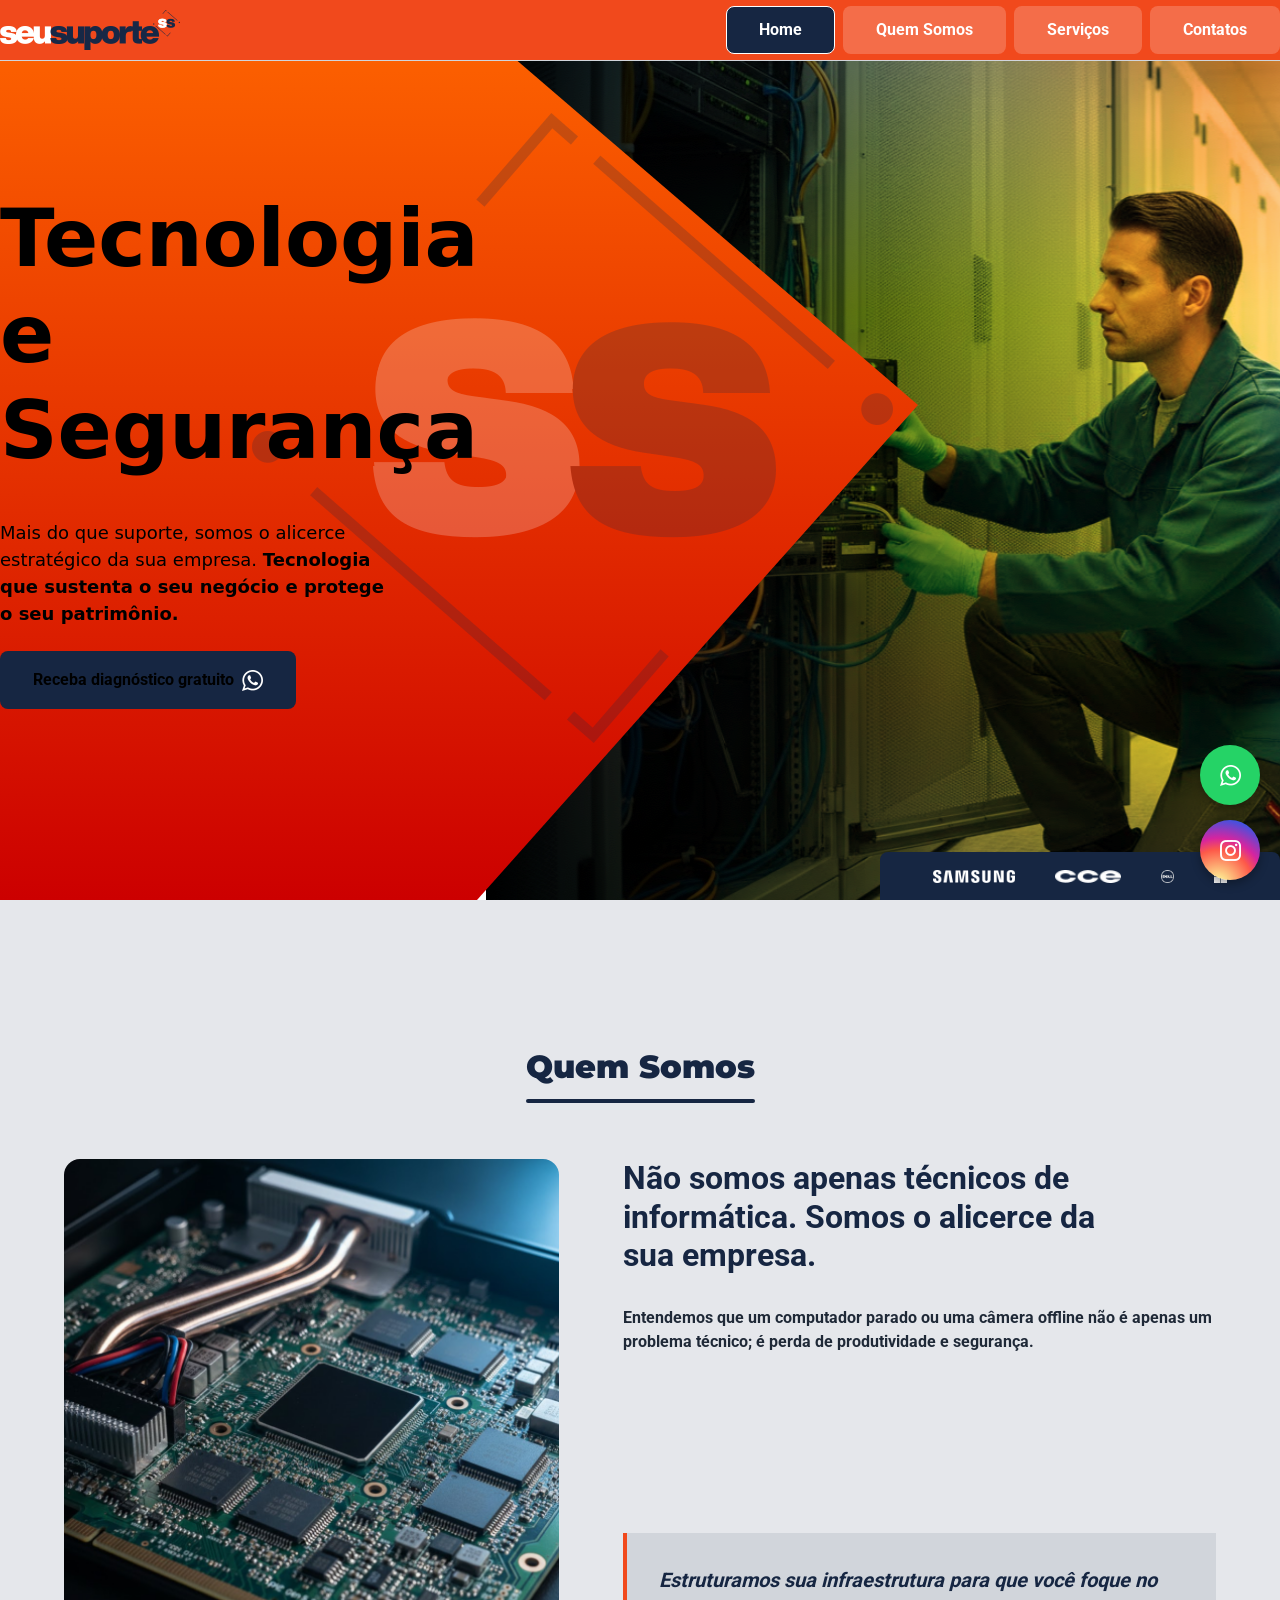
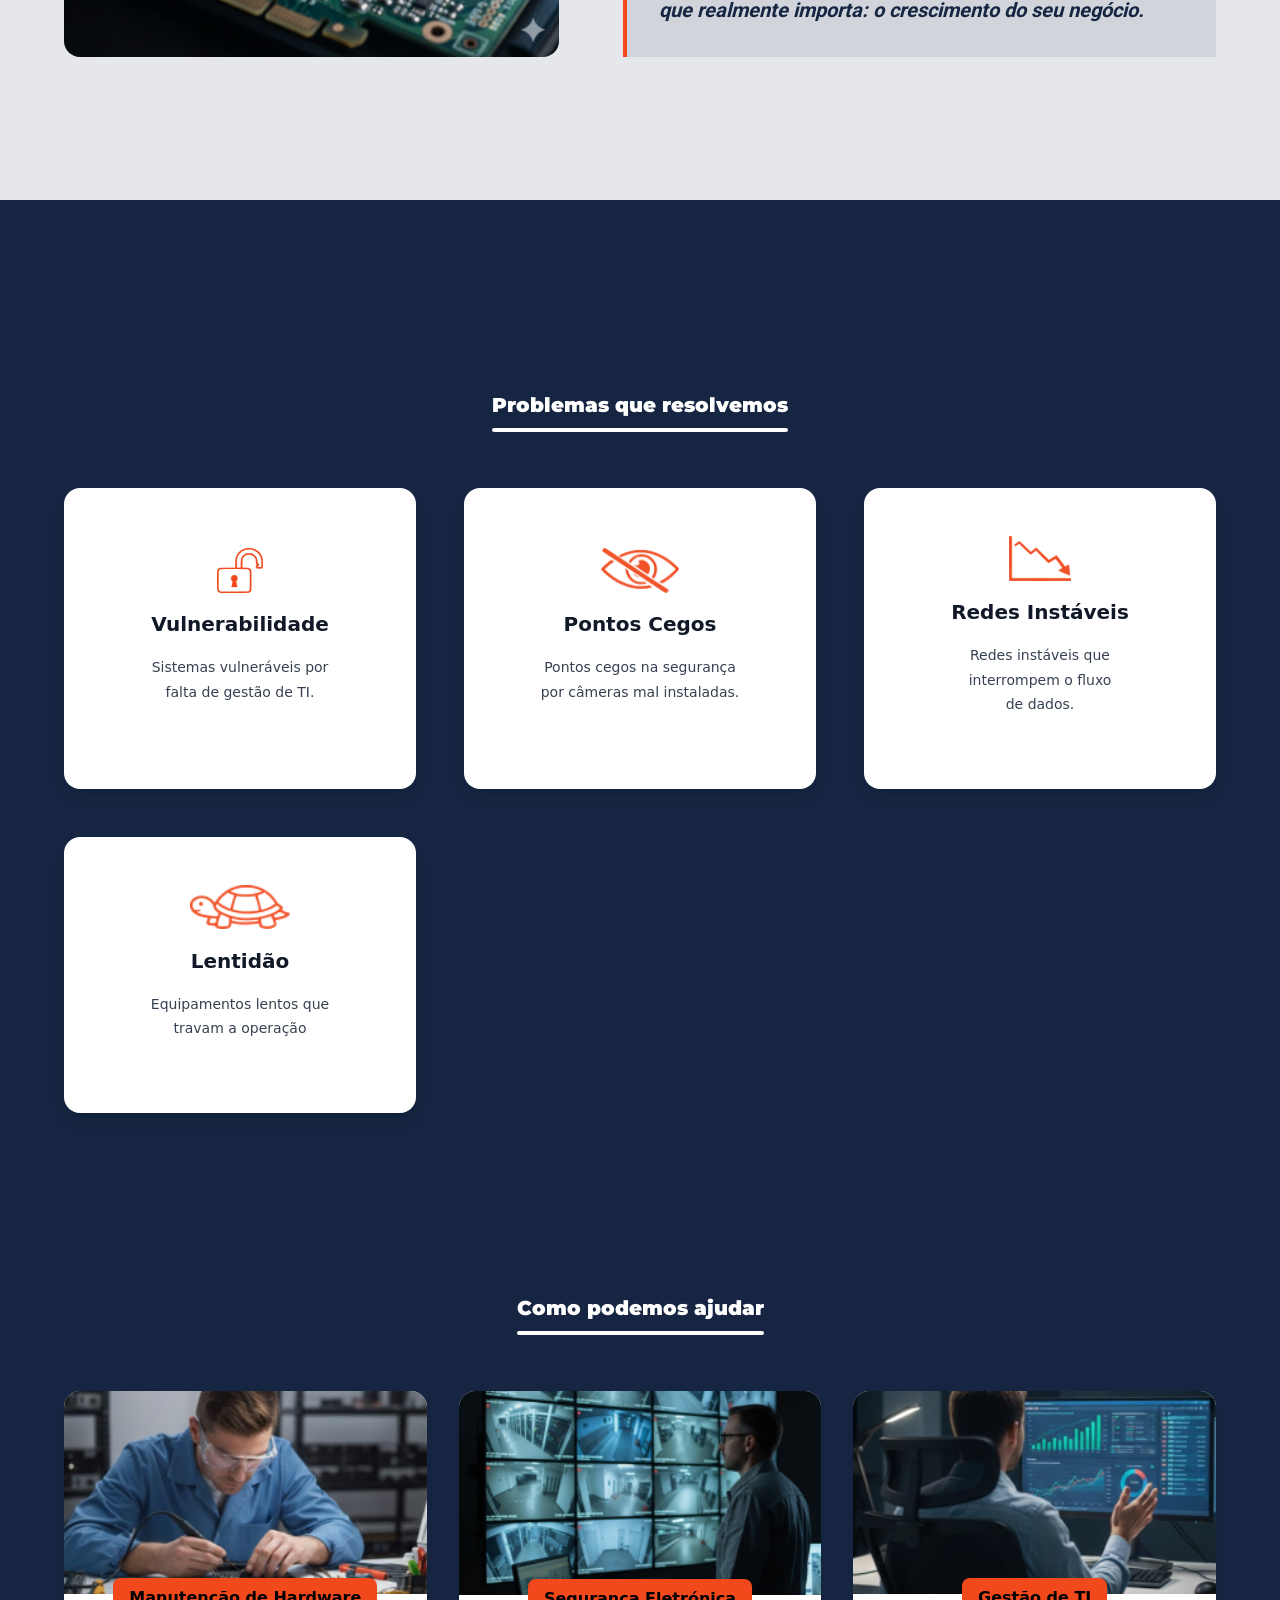
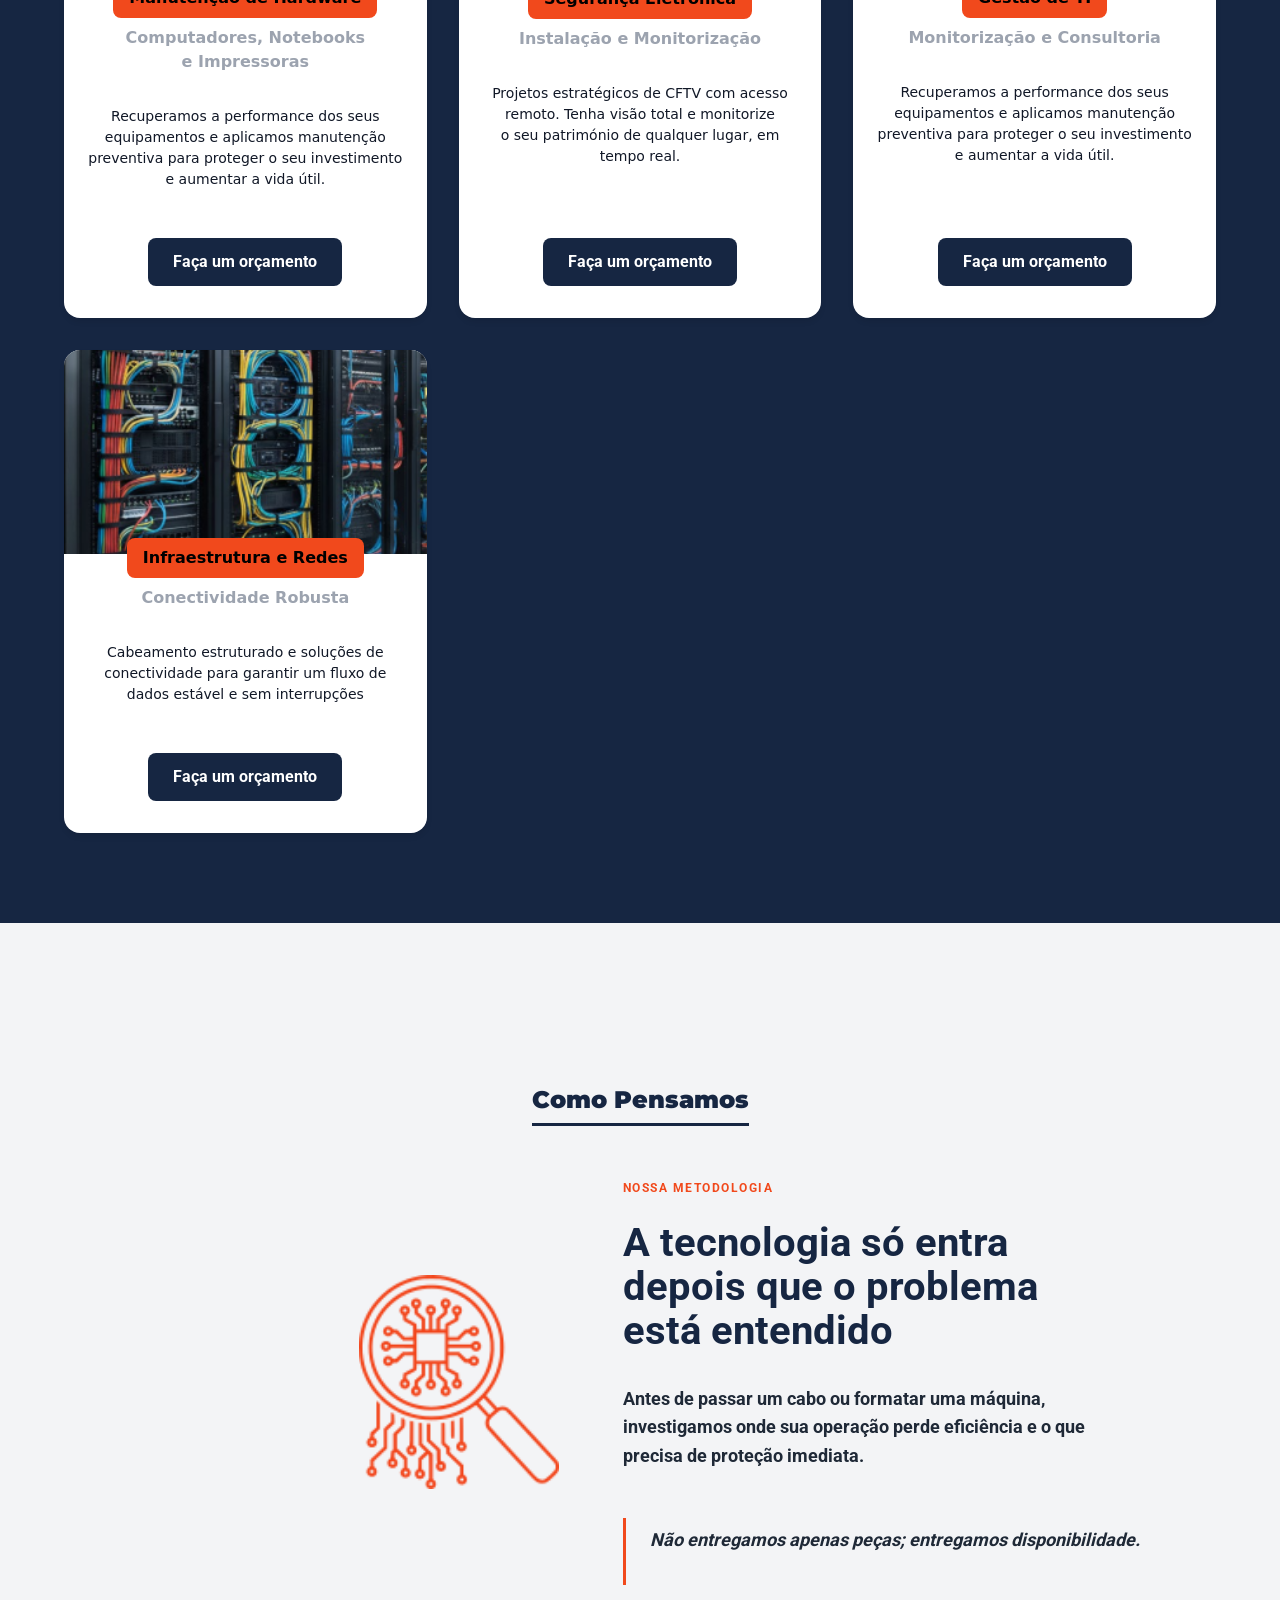
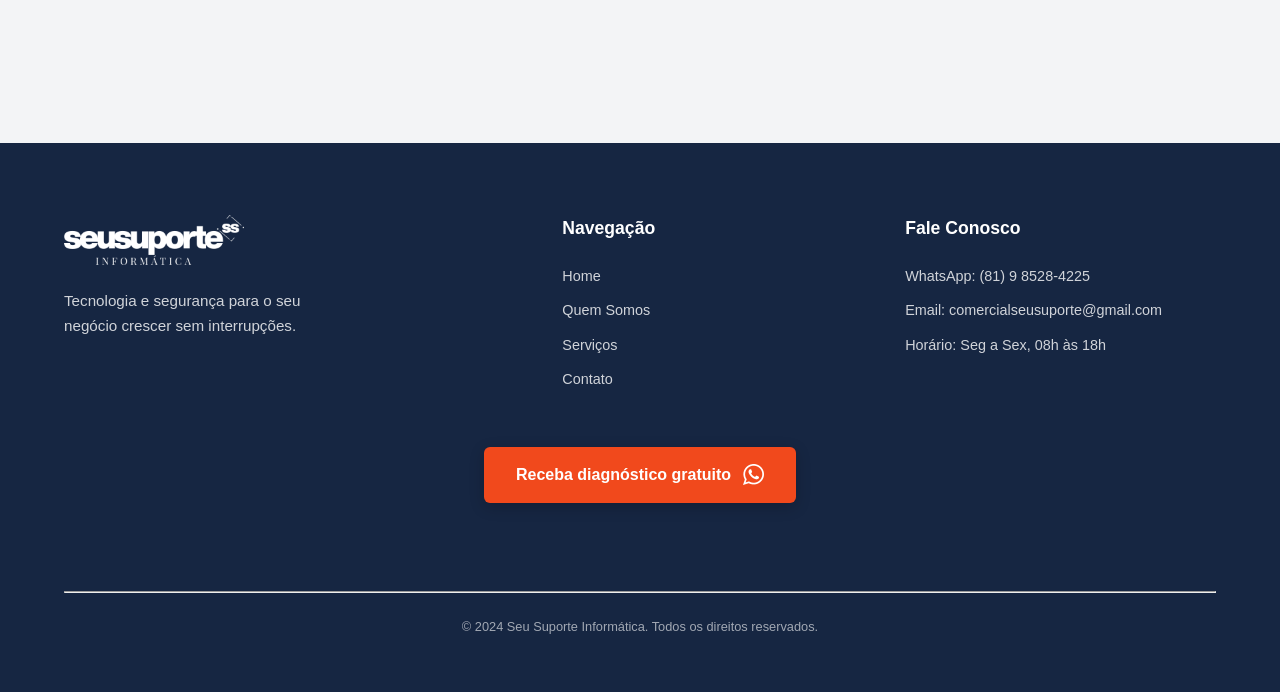
<file: index.html>
<!DOCTYPE html>
<html lang="pt-br">

<head>
    <meta charset="UTF-8">
    <meta name="viewport" content="width=device-width, initial-scale=1.0">
    
    <link rel="stylesheet" href="css/main.css">
    <title>Seu Suporte Informática</title>
</head>

<body>
    <div class="layout-wrapper">
        <header class="header">
            <div class="header__container">

                <div class="header__logo">
                    <a href="#"><img src="assets/img/header-logo.png" alt="Logo"></a>
                </div>

                <button class="header__mobile-button" aria-label="abrir menu" aria-expanded="false"
                    aria-controls="main-menu">
                    <span class="header__icon">
                    </span>
                </button>
                <nav class="header__nav" id="main-menu">
                    <ul class="header__list">

                        <li class="header__item">
                            <a href="index.html" class="header__link o-btn c-btn--primary c-btn header__item-home">Home</a>
                        </li>
                        <li class="header__item  ">
                            <a href="quem-somos.html" class="header__link o-btn c-btn--primary c-btn header__item-quemsomos">Quem Somos</a>
                        </li>
                        <li class="header__item  ">
                            <a href="servicos.html" class="header__link o-btn c-btn--primary c-btn header__item-servicos">Serviços
                            </a>
                        </li>
                        <li class="header__item  ">
                            <a href="contatos.html" class="header__link o-btn c-btn--primary c-btn header__item-contatos">Contatos</a>
                        </li>
                    </ul>
                </nav>
            </div>
        </header>
        <!-- seusuporte.assist?igsh=N2VpMXFhcmU1Njlj -->
        <main class="main">
            <!-- redes social -->
            <div class="contatos-fixos">
                <a href="https://wa.me/5581985284225" class="btn-fixo whatsapp" target="_blank">
                    <i class="fab fa-whatsapp"><img src="assets/icons/whatsapp_cta_button.png" alt=""></i>

                    <a href="https://instagram.com/seusuporte.assist?igsh=N2VpMXFhcmU1Njlj" class="btn-fixo instagram" target="_blank">
                        <i class="fab fa-instagram"><img src="assets/icons/instagran-icon.png" alt=""></i>
                    </a>
            </div>



            <section class="hero">


                <div class="hero__container">

                    <div class="hero__infos">
                        <img src="assets/img/hero-logo.png" class="hero__logo" alt="Logo da Seu Suporte Informática">
                        <h1 class="hero__headline">Tecnologia
                            e Segurança</h1>
                        <p class="hero__subheadline">Mais do que suporte, somos o alicerce estratégico da sua
                            empresa.
                            <strong>
                                Tecnologia que sustenta o seu negócio e protege o seu patrimônio.</strong>
                        </p>
                        <button class="hero__cta o-btn c-btn c-btn--cta">
                            Receba diagnóstico gratuito
                            <img src="assets/icons/whatsapp_cta_button.png" alt="whatsapp-logo">
                        </button>
                    </div>


                    <div class="hero__brands">

                        <div class="hero__brands-list">
                            <img src="assets/img/samsung-logo.png" alt="Samsung" class="hero__brand-item">
                            <img src="assets/img/cce-logo.png" alt="CCE" class="hero__brand-item">
                            <img src="assets/img/dell-logo.png" alt="Dell" class="hero__brand-item">
                            <img src="assets/img/windows-logo.png" alt="Windows" class="hero__brand-item">
                        </div>


                    </div>
            </section>
            <section class="quem-somos" aria-labelledby="quem-somos-titulo">

                <div class="quem-somos__container">
                    <header class="quem-somos__header">
                        <h2 id="quem-somos-titulo" class="quem-somos__titulo">
                            Quem Somos
                            <!-- <img src="assets/icons/simbolo-para-titulos.png" alt="" aria-hidden="true"
                                class="quem-somos__icon"> -->
                        </h2>
                    </header>
                    <section class="quem-somos__content">

                        <figure class="quem-somos__image-container">
                            <img src="assets/img/quem-somos-img.png" class="quem-somos__img" alt="Placa de circuito">
                        </figure>
                        <article class="quem-somos__text">
                            <h3 class="quem-somos__subtitulo">
                                Não somos apenas técnicos de informática. Somos o alicerce da sua empresa.
                            </h3>
                            <p class="quem-somos__texto">
                                Entendemos que um computador parado ou uma câmera offline não é apenas um problema
                                técnico; é perda de produtividade e segurança.
                            </p>
                            <strong class="quem-somos__destaque">
                                Estruturamos sua infraestrutura para que você foque no que realmente importa: o
                                crescimento do seu negócio.
                            </strong>
                        </article>
                    </section>
            </section>

            <section class="problemas-resolvemos" aria-labelledby="problemas-resolvemos-titulo">

                <div class="problemas-resolvemos__container">

                    <header class="problemas-resolvemos__header">

                        <h2 id="problemas-resolvemos-titulo" class="problemas-resolvemos__titulo">
                            Problemas que resolvemos
                            <!-- <img src="assets/icons/simbolo-para-titulos-branco.png" alt=""
                                class="problemas-resolvemos__icon" aria-hidden="true"> -->

                        </h2>
                    </header>
                    <ul class="problemas-resolvemos__cards-list">
                        <li class="problemas-resolvemos__card-item">

                            <img src="assets/icons/cadeado-icon.png" alt="vulnerabilidade de sistema"
                                class="problemas-resolvemos__card-icon">
                            <h3 class="problemas-resolvemos__card-titulo">
                                Vulnerabilidade
                            </h3>
                            <p class="problemas-resolvemos__card-texto">
                                Sistemas vulneráveis por falta de gestão de TI.
                            </p>
                        </li>
                        <li class="problemas-resolvemos__card-item">
                            <img src="assets/icons/ponto-cego-icon.png" alt="ponto cego na segurança"
                                class="problemas-resolvemos__card-icon">
                            <h3 class="problemas-resolvemos__card-titulo">
                                Pontos Cegos
                            </h3>
                            <p class="problemas-resolvemos__card-texto">
                                Pontos cegos na segurança por câmeras mal instaladas.
                            </p>
                        </li>
                        <li class="problemas-resolvemos__card-item">
                            <img src="assets/icons/grafico-icon.png" alt="instabilidade na rede"
                                class="problemas-resolvemos__card-icon">
                            <h3 class="problemas-resolvemos__card-titulo">
                                Redes Instáveis
                            </h3>
                            <p class="problemas-resolvemos__card-texto">
                                Redes instáveis que interrompem o fluxo de dados.
                            </p>
                        </li>
                        <li class="problemas-resolvemos__card-item">
                            <img src="assets/icons/tartaruga-icon.png" alt="lentidadão no sistema"
                                class="problemas-resolvemos__card-icon">
                            <h3 class="problemas-resolvemos__card-titulo">
                                Lentidão
                            </h3>
                            <p class="problemas-resolvemos__card-texto">
                                Equipamentos lentos que travam a operação
                            </p>
                        </li>
                    </ul>
                </div>
            </section>
<!-- +5581985284225 -->
            <section class="como-ajudar" aria-labelledby="como-podemos-ajudar">
                <div class="como-ajudar__container">
                    <header class="como-ajudar__header">
                        <h2 id="como-podemos-ajudar" class="como-ajudar__titulo">
                            Como podemos ajudar
                            <!-- <img src="" alt="" class="como-ajudar__icon" aria-hidden="true"> -->
                        </h2>

                    </header>
                    <ul class="como-ajudar__card-list">
                        <li class="como-ajudar__card-item">
                            <img src="assets/img/manuntencao-de-placa.png" alt="Tecnico soldando placa"
                                class="como-ajudar__card-image">
                            <h3 class="como-ajudar__card-titulo">
                                Manutenção de Hardware
                            </h3>
                            <h4 class="como-ajudar__card-subtitulo">Computadores, Notebooks e Impressoras</h4>
                            <p class="como-ajudar__card-texto">
                                Recuperamos a performance dos seus equipamentos e aplicamos manutenção preventiva para
                                proteger o seu investimento e aumentar a vida útil.
                            </p>
                            <button class="como-ajudar__card-btn o-btn c-btn c-btn--primary">
                                <a href="https://wa.me/5581985284225?text=Olá!%20Gostaria%20de%20solicitar%20um%20orçamento%20para%20manutenção%20de%20hardware.%20Poderia%20indicar-me%20quais%20os%20dados%20necessários%20para%20avançarmos?%20Obrigado!"
                                    target="_blank" class="c-btn--primary--link">
                                    Faça um orçamento
                                </a>
                            </button>
                        </li>


                        <li class="como-ajudar__card-item">

                            <!-- aqui esta a imagem -->
                            <img src="assets/img/monitoramento-de-seguranca.png" alt="Olhando monitores de segurança"
                                class="como-ajudar__card-image">

                            <h3 class="como-ajudar__card-titulo">
                                Segurança Eletrónica
                            </h3>

                            <h4 class="como-ajudar__card-subtitulo">Instalação e Monitorização</h4>
                            <p class="como-ajudar__card-texto">
                                Projetos estratégicos de CFTV com acesso remoto. Tenha visão total e monitorize o seu
                                património de qualquer lugar, em tempo real.
                            </p>
                            <button class="como-ajudar__card-btn o-btn c-btn c-btn--primary">
                                <a class="c-btn--primary--link"
                                    href="https://wa.me/5581985284225?text=Olá!%20Gostaria%20de%20solicitar%20um%20orçamento%20para%20Segurança%20Eletrónica.%20Poderia%20indicar-me%20quais%20os%20dados%20necessários%20para%20avançarmos?%20Obrigado!"
                                    target="_blank">

                                    Faça um orçamento
                                </a>
                            </button>
                        </li>


                        <li class="como-ajudar__card-item">
                            <img src="assets/img/gestao-ti.png" alt="Gestor analizando dados"
                                class="como-ajudar__card-image">
                            <h3 class="como-ajudar__card-titulo">
                                Gestão de TI
                            </h3>
                            <h4 class="como-ajudar__card-subtitulo">Monitorização e Consultoria</h4>
                            <p class="como-ajudar__card-texto">
                                Recuperamos a performance dos seus equipamentos e aplicamos manutenção preventiva para
                                proteger o seu investimento e aumentar a vida útil.
                            </p>
                            <button class="como-ajudar__card-btn o-btn c-btn c-btn--primary">
                                <a class="c-btn--primary--link"
                                    href="https://wa.me/5581985284225?text=Olá!%20Gostaria%20de%20solicitar%20um%20orçamento%20para%20Gestão%20de%20TI.%20Poderia%20indicar-me%20quais%20os%20dados%20necessários%20para%20avançarmos?%20Obrigado!"
                                    target="_blank">
                                    Faça um orçamento
                                </a>
                            </button>
                        </li>
                        <li class="como-ajudar__card-item">
                            <img src="assets/img/sevidores.png" alt="Servidor com cabos organizados"
                                class="como-ajudar__card-image">
                            <h3 class="como-ajudar__card-titulo">
                                Infraestrutura e Redes
                            </h3>
                            <h4 class="como-ajudar__card-subtitulo">Conectividade Robusta</h4>
                            <p class="como-ajudar__card-texto">
                                Cabeamento estruturado e soluções de conectividade para garantir um fluxo de dados
                                estável e sem interrupções
                            </p>
                            <button class="como-ajudar__card-btn o-btn c-btn c-btn--primary">
                                <a class="c-btn--primary--link"
                                    href="https://wa.me/5581985284225?text=Olá!%20Gostaria%20de%20solicitar%20um%20orçamento%20para%20Infraestrutura%20e%20Redes.%20Poderia%20indicar-me%20quais%20os%20dados%20necessários%20para%20avançarmos?%20Obrigado!">
                                    Faça um orçamento
                                </a>
                            </button>
                        </li>
                    </ul>
                </div>
            </section>

            <section class="como-pensamos" aria-labelledby="como-pensamos-titulo">
                <div class="como-pensamos__container">

                    <!-- Cabeçalho da Seção -->
                    <header class="como-pensamos__header">
                        <h2 id="como-pensamos-titulo" class="como-pensamos__secao-titulo">
                            Como Pensamos
                            <!-- <img src="assets/icons/simbolo-para-titulos.png" alt="" -->
                            <!-- class="como-pensamos__titulo-icon"> -->
                        </h2>
                    </header>

                    <div class="como-pensamos__content">
                        <!-- Lado Esquerdo: Iconografia -->
                        <figure class="como-pensamos__visual" aria-hidden="true">
                            <img src="assets/icons/como-pensamos-icon.png" alt="" class="como-pensamos__icon">
                        </figure>

                        <!-- Lado Direito: Texto e Metodologia -->
                        <article class="como-pensamos__texto-bloco">
                            <span class="como-pensamos__tagline">Nossa Metodologia</span>

                            <h3 class="como-pensamos__principal-titulo">
                                A tecnologia só entra depois que o problema está entendido
                            </h3>

                            <p class="como-pensamos__descricao">
                                Antes de passar um cabo ou formatar uma máquina, investigamos onde sua operação perde
                                eficiência e o que precisa de proteção imediata.
                            </p>

                            <blockquote class="como-pensamos__citacao">
                                <p>Não entregamos apenas peças; entregamos disponibilidade.</p>
                            </blockquote>
                        </article>
                    </div>

                </div>
            </section>

        </main>
        <footer class="footer">
            <div class="footer__container">

                <!-- Seção Principal de Conteúdo -->
                <div class="footer__content">

                    <!-- Coluna 1: Logo e Slogan -->
                    <div class="footer__brand">
                        <img src="assets/icons/logo-branca.png" alt="Seusuporte Assistência Técnica"
                            class="footer__logo">
                        <p class="footer__slogan">
                            Tecnologia e segurança para o seu negócio crescer sem interrupções.
                        </p>
                    </div>

                    <!-- Coluna 2: Navegação -->
                    <nav class="footer__nav" aria-label="Navegação secundária do rodapé">
                        <h3 class="footer__title">Navegação</h3>
                        <ul class="footer__list">
                            <li class="footer__item"><a href="#home" class="footer__link">Home</a></li>
                            <li class="footer__item"><a href="#quem-somos" class="footer__link">Quem Somos</a></li>
                            <li class="footer__item"><a href="#servicos" class="footer__link">Serviços</a></li>
                            <li class="footer__item"><a href="#contato" class="footer__link">Contato</a></li>
                        </ul>
                    </nav>
<!-- +5581985284225 -->
                    <!-- Coluna 3: Contato -->
                    <section class="footer__contact" aria-labelledby="footer-contact-title">
                        <h3 id="footer-contact-title" class="footer__title">Fale Conosco</h3>
                        <ul class="footer__list">
                            <li class="footer__item">WhatsApp: (81) 9 8528-4225</li>
                            <li class="footer__item">Email: comercialseusuporte@gmail.com</li>
                            <li class="footer__item">Horário: Seg a Sex, 08h às 18h</li>
                        </ul>
                    </section>

                </div>

                <!-- CTA: Botão de Diagnóstico -->
                <div class="footer__cta">
                    <a href="https://wa.me/5581985284225?                 text=Olá!%20Gostaria%20de%20solicitar%20um%20orçamento%20para%20Receba%20diagnóstico%20gratuito.%20Poderia%20indicar-me%20quais%20os%20dados%20necessários%20para%20avançarmos?%20Obrigado!"
                     class="footer__btn" target="_blank" rel="noopener noreferrer">
                        Receba diagnóstico gratuito
                        <img src="assets/icons/whatsapp_cta_button.png" class="fab fa-whatsapp" aria-hidden="true">
                    </a>
                </div>

                <!-- Linha Divisória e Copyright -->
                <div class="footer__bottom">
                    <hr class="footer__divider" aria-hidden="true">
                    <p class="footer__copy">
                        &copy; 2024 Seu Suporte Informática. Todos os direitos reservados.
                    </p>
                </div>

            </div>
        </footer>
    </div>





    <script type="module" src="js/main.js"></script>
</body>

</html>
</file>
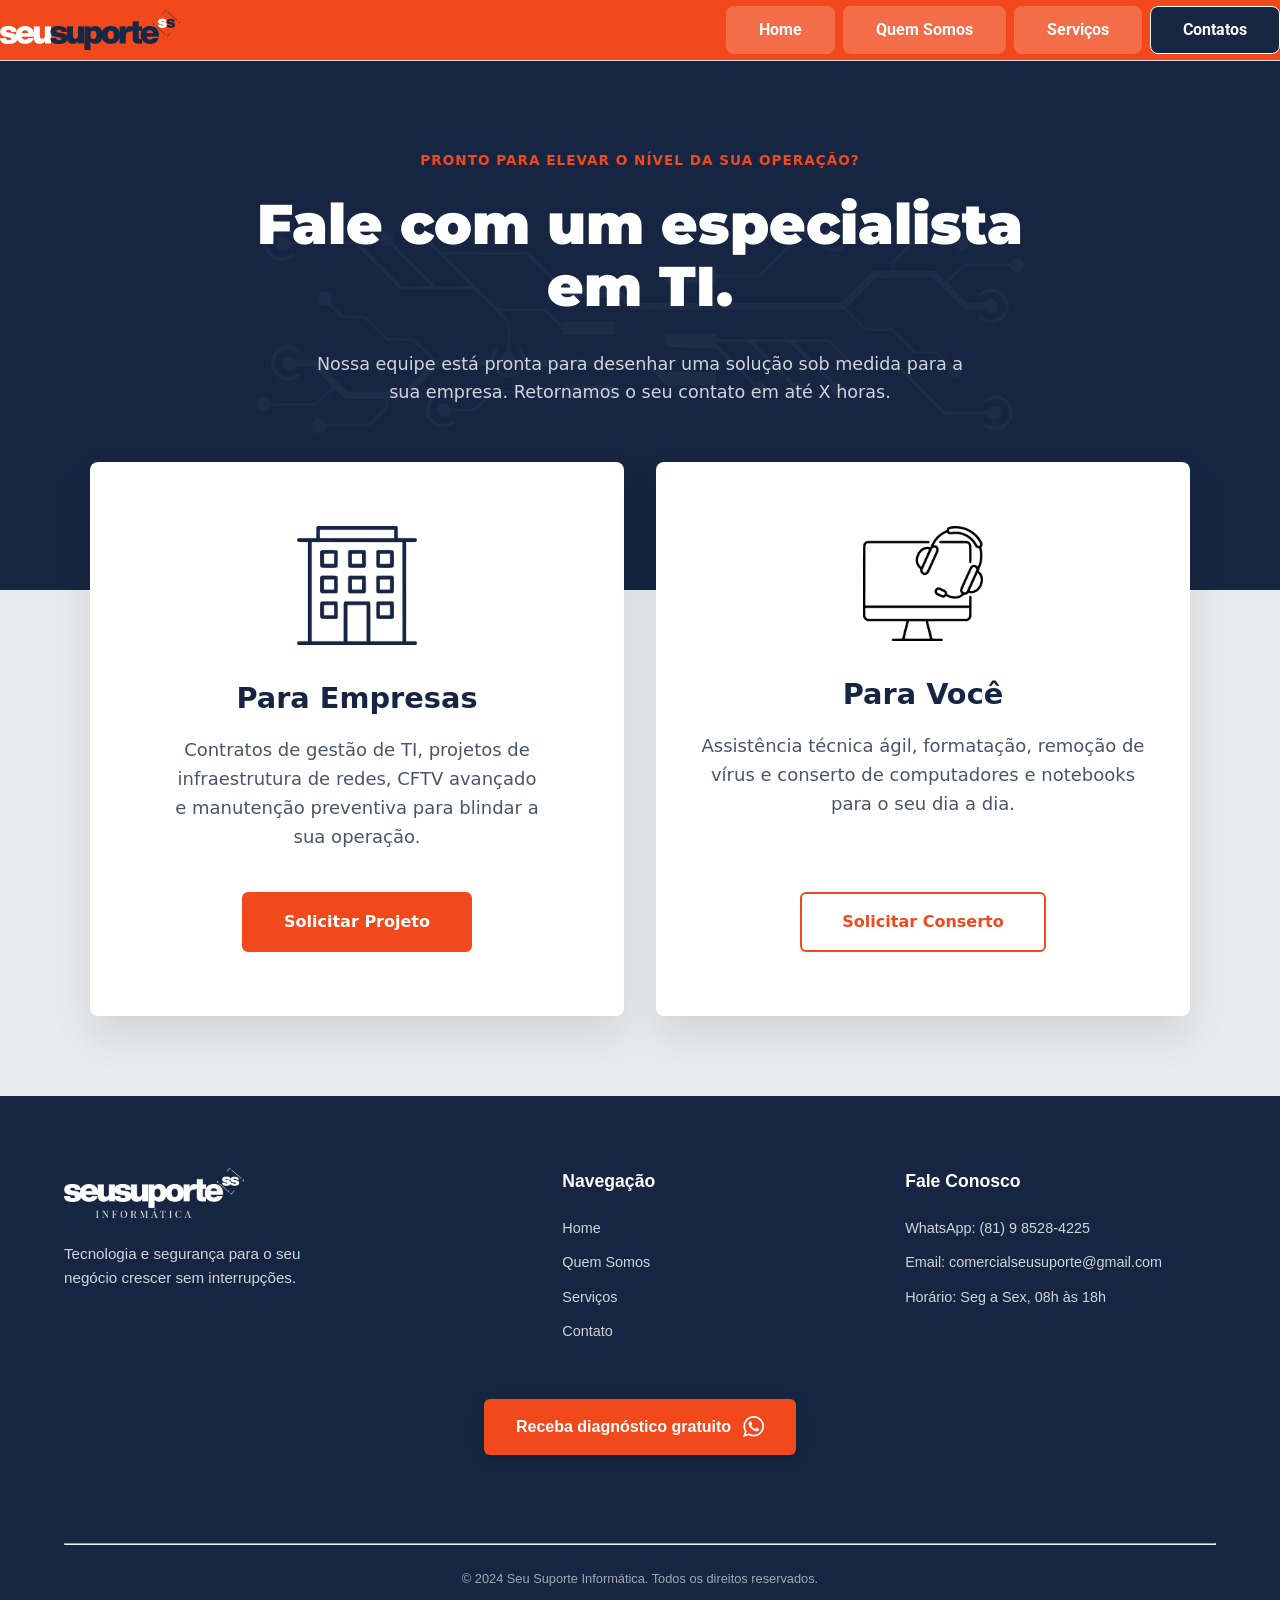
<file: contatos.html>
<!DOCTYPE html>
<html lang="pt-br">

<head>
    <meta charset="UTF-8">
    <meta name="viewport" content="width=device-width, initial-scale=1.0">
    <link rel="stylesheet" href="css/main.css">
    <title>Seu Suporte Informática</title>
</head>

<body>
    <div class="layout-wrapper">
        <header class="header">
            <div class="header__container">

                <div class="header__logo">
                    <a href="#"><img src="assets/img/header-logo.png" alt="Logo"></a>
                </div>

                <button class="header__mobile-button" aria-label="abrir menu" aria-expanded="false"
                    aria-controls="main-menu">
                    <span class="header__icon">
                    </span>
                </button>
                <nav class="header__nav" id="main-menu">
                    <ul class="header__list">

                        <li class="header__item">
                            <a href="index.html" class="header__link o-btn c-btn--primary c-btn">Home</a>
                        </li>
                        <li class="header__item ">
                            <a href="quem-somos.html" class="header__link o-btn c-btn--primary c-btn">Quem Somos</a>
                        </li>
                        <li class="header__item ">
                            <a href="servicos.html" class="header__link o-btn c-btn--primary c-btn">Serviços
                            </a>
                        </li>
                        <li class="header__item ">
                            <a href="contatos.html" class="header__link o-btn c-btn--primary c-btn">Contatos</a>
                        </li>
                    </ul>
                </nav>
            </div>
        </header>
        <main class="main-contatos">
            <!-- Seção 01: Cabeçalho de Contato -->
            <section class="contato-header" aria-labelledby="contato-titulo">
                <div class="contato-header__container">
                    <span class="contato-header__tagline">Pronto para elevar o nível da sua operação?</span>

                    <h2 id="contato-titulo" class="contato-header__titulo">
                        Fale com um especialista em TI.
                    </h2>

                    <p class="contato-header__descricao">
                        Nossa equipe está pronta para desenhar uma solução sob medida para a sua empresa. Retornamos o
                        seu contato em até X horas.
                    </p>
                </div>
            </section>

            <!-- Seção 02: Opções de Atendimento (Cards) -->
            <section class="atendimento-opcoes" aria-label="Escolha o tipo de atendimento">
                <div class="atendimento-opcoes__container">

                    <!-- Card Empresas -->
                    <article class="atendimento-card">
                        <div class="atendimento-card__icon-wrapper">
                            <img src="assets/icons/predio-icon.png" alt="" class="atendimento-card__icon">
                        </div>
                        <h3 class="atendimento-card__titulo">Para Empresas</h3>
                        <p class="atendimento-card__texto">
                            Contratos de gestão de TI, projetos de infraestrutura de redes, CFTV avançado e manutenção
                            preventiva para blindar a sua operação.
                        </p>
                        <a href="https://wa.me/5581985284225?
      text=Olá!%20Gostaria%20de%20solicitar%20um%20orçamento%20para%20Contratos%20de%20gestão%20de%20TI,%20projetos%20de%20infraestrutura%20de%20redes,%20CFTV%20avançado%20e%20manutenção%20preventiva%20para%20blindar%20a%20sua%20operação.%20Poderia%20indicar-me%20quais%20os%20dados%20necessários%20para%20avançarmos?%20Obrigado!"
                            class="atendimento-card__btn atendimento-card__btn--destaque" target="_blank">
                            Solicitar Projeto
                        </a>
                    </article>

                    <!-- Card Você -->
                    <article class="atendimento-card">
                        <div class="atendimento-card__icon-wrapper">
                            <img src="assets/icons/pc-icon.png" alt="" class="atendimento-card__icon">
                        </div>
                        <h3 class="atendimento-card__titulo">Para Você</h3>
                        <p class="atendimento-card__texto">
                            Assistência técnica ágil, formatação, remoção de vírus e conserto de computadores e
                            notebooks para o seu dia a dia.
                        </p>
                        <a href="https://wa.me/5581985284225?
      text=AOlá!%20Gostaria%20de%20solicitar%20um%20orçamento%20para%20Assistência%20técnica%20ágil,%20formatação,%20remoção%20de%20vírus%20e%20conserto%20de%20computadores%20e%20notebooks%20para%20o%20seu%20dia%20a%20dia.%20Poderia%20indicar-me%20quais%20os%20dados%20necessários%20para%20avançarmos?%20Obrigado!
      " class="atendimento-card__btn" target="_blank">
                            Solicitar Conserto
                        </a>
                    </article>

                </div>
            </section>



        </main>
        <footer class="footer">
            <div class="footer__container">

                <!-- Seção Principal de Conteúdo -->
                <div class="footer__content">

                    <!-- Coluna 1: Logo e Slogan -->
                    <div class="footer__brand">
                        <img src="assets/icons/logo-branca.png" alt="Seusuporte Assistência Técnica"
                            class="footer__logo">
                        <p class="footer__slogan">
                            Tecnologia e segurança para o seu negócio crescer sem interrupções.
                        </p>
                    </div>

                    <!-- Coluna 2: Navegação -->
                    <nav class="footer__nav" aria-label="Navegação secundária do rodapé">
                        <h3 class="footer__title">Navegação</h3>
                        <ul class="footer__list">
                            <li class="footer__item"><a href="#home" class="footer__link">Home</a></li>
                            <li class="footer__item"><a href="#quem-somos" class="footer__link">Quem Somos</a></li>
                            <li class="footer__item"><a href="#servicos" class="footer__link">Serviços</a></li>
                            <li class="footer__item"><a href="#contato" class="footer__link">Contato</a></li>
                        </ul>
                    </nav>

                    <!-- Coluna 3: Contato -->
                    <section class="footer__contact" aria-labelledby="footer-contact-title">
                        <h3 id="footer-contact-title" class="footer__title">Fale Conosco</h3>
                        <ul class="footer__list">
                            <li class="footer__item">WhatsApp: (81) 9 8528-4225</li>
                            <li class="footer__item">Email: comercialseusuporte@gmail.com</li>
                            <li class="footer__item">Horário: Seg a Sex, 08h às 18h</li>
                        </ul>
                    </section>

                </div>

                <!-- CTA: Botão de Diagnóstico -->
                <div class="footer__cta">
                    <a href="https://wa.me/581985284225?                 text=Olá!%20Gostaria%20de%20solicitar%20um%20orçamento%20para%20Receba%20diagnóstico%20gratuito.%20Poderia%20indicar-me%20quais%20os%20dados%20necessários%20para%20avançarmos?%20Obrigado!"
                        class="footer__btn" target="_blank" rel="noopener noreferrer">
                        Receba diagnóstico gratuito
                        <img src="assets/icons/whatsapp_cta_button.png" class="fab fa-whatsapp" aria-hidden="true">
                    </a>
                </div>

                <!-- Linha Divisória e Copyright -->
                <div class="footer__bottom">
                    <hr class="footer__divider" aria-hidden="true">
                    <p class="footer__copy">
                        &copy; 2024 Seu Suporte Informática. Todos os direitos reservados.
                    </p>
                </div>

            </div>
        </footer>
    </div>





    <script type="module" src="js/main.js"></script>
</body>

</html>
</file>
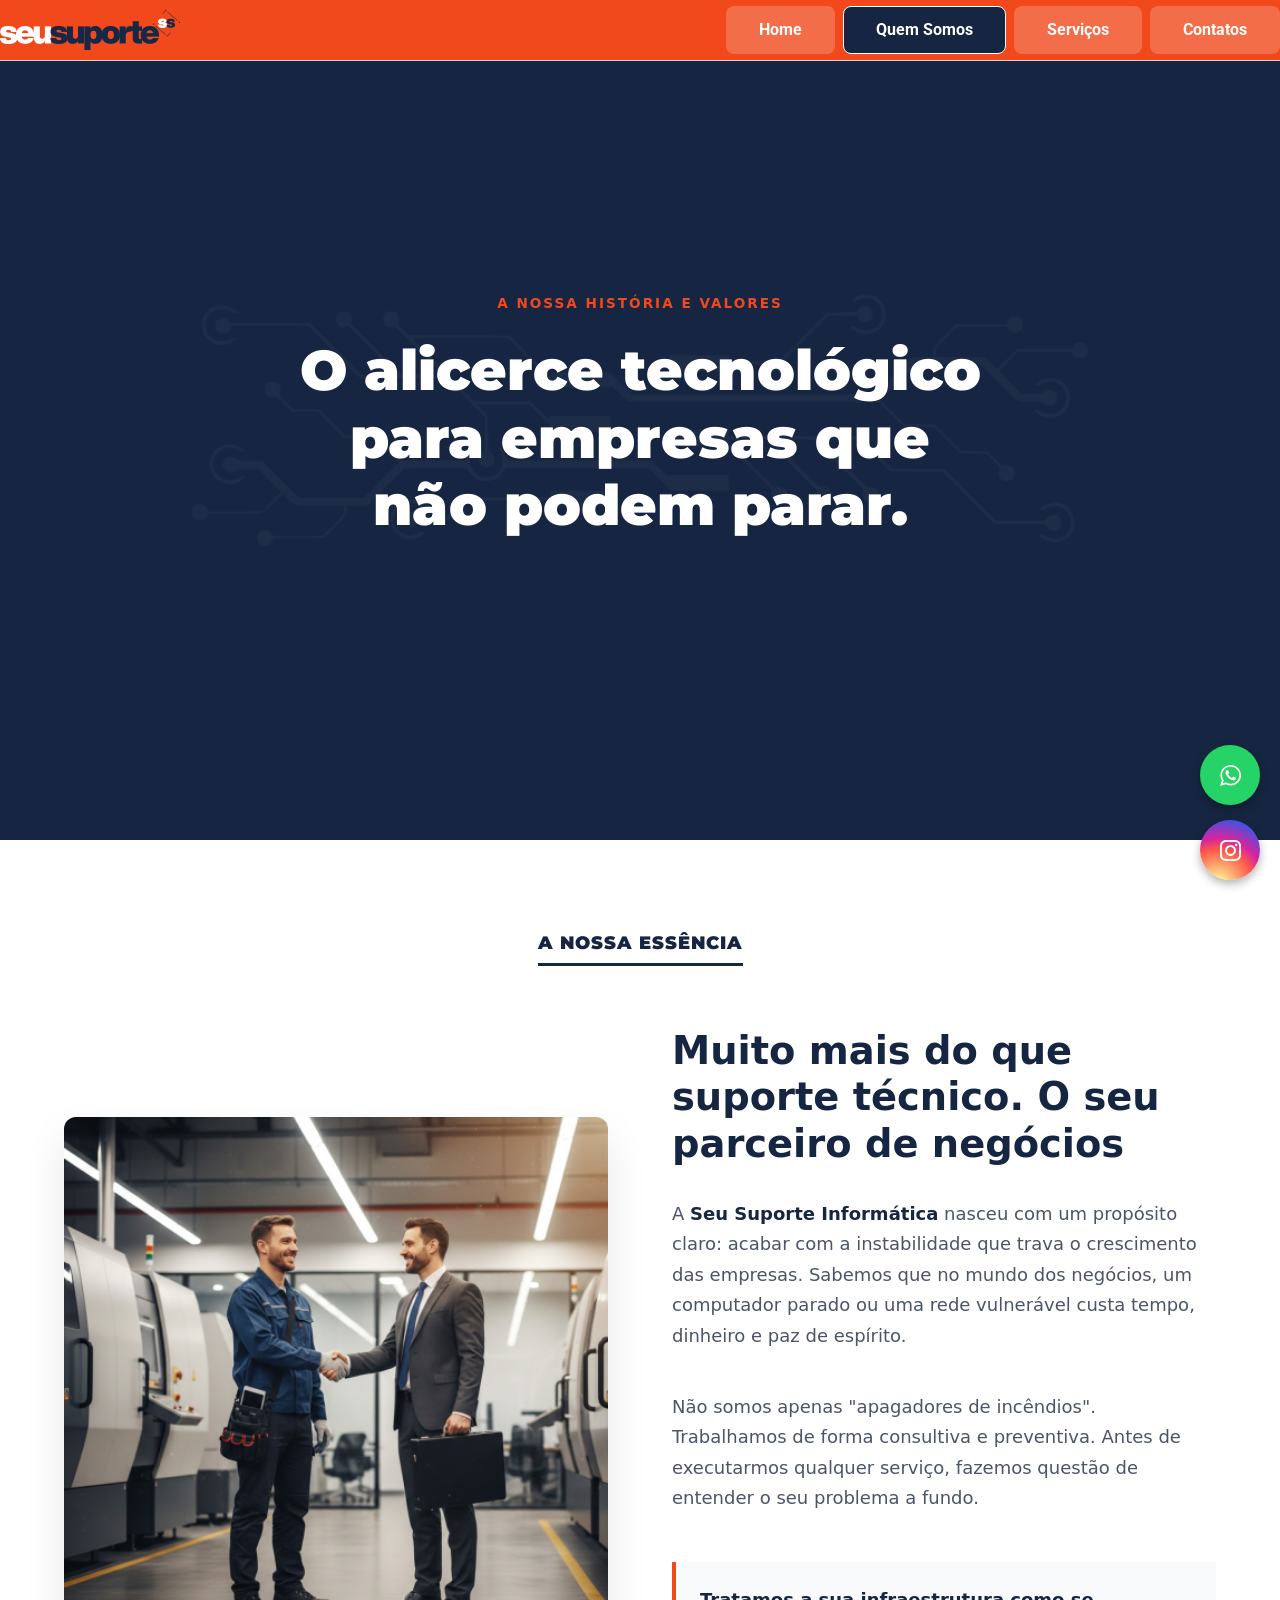
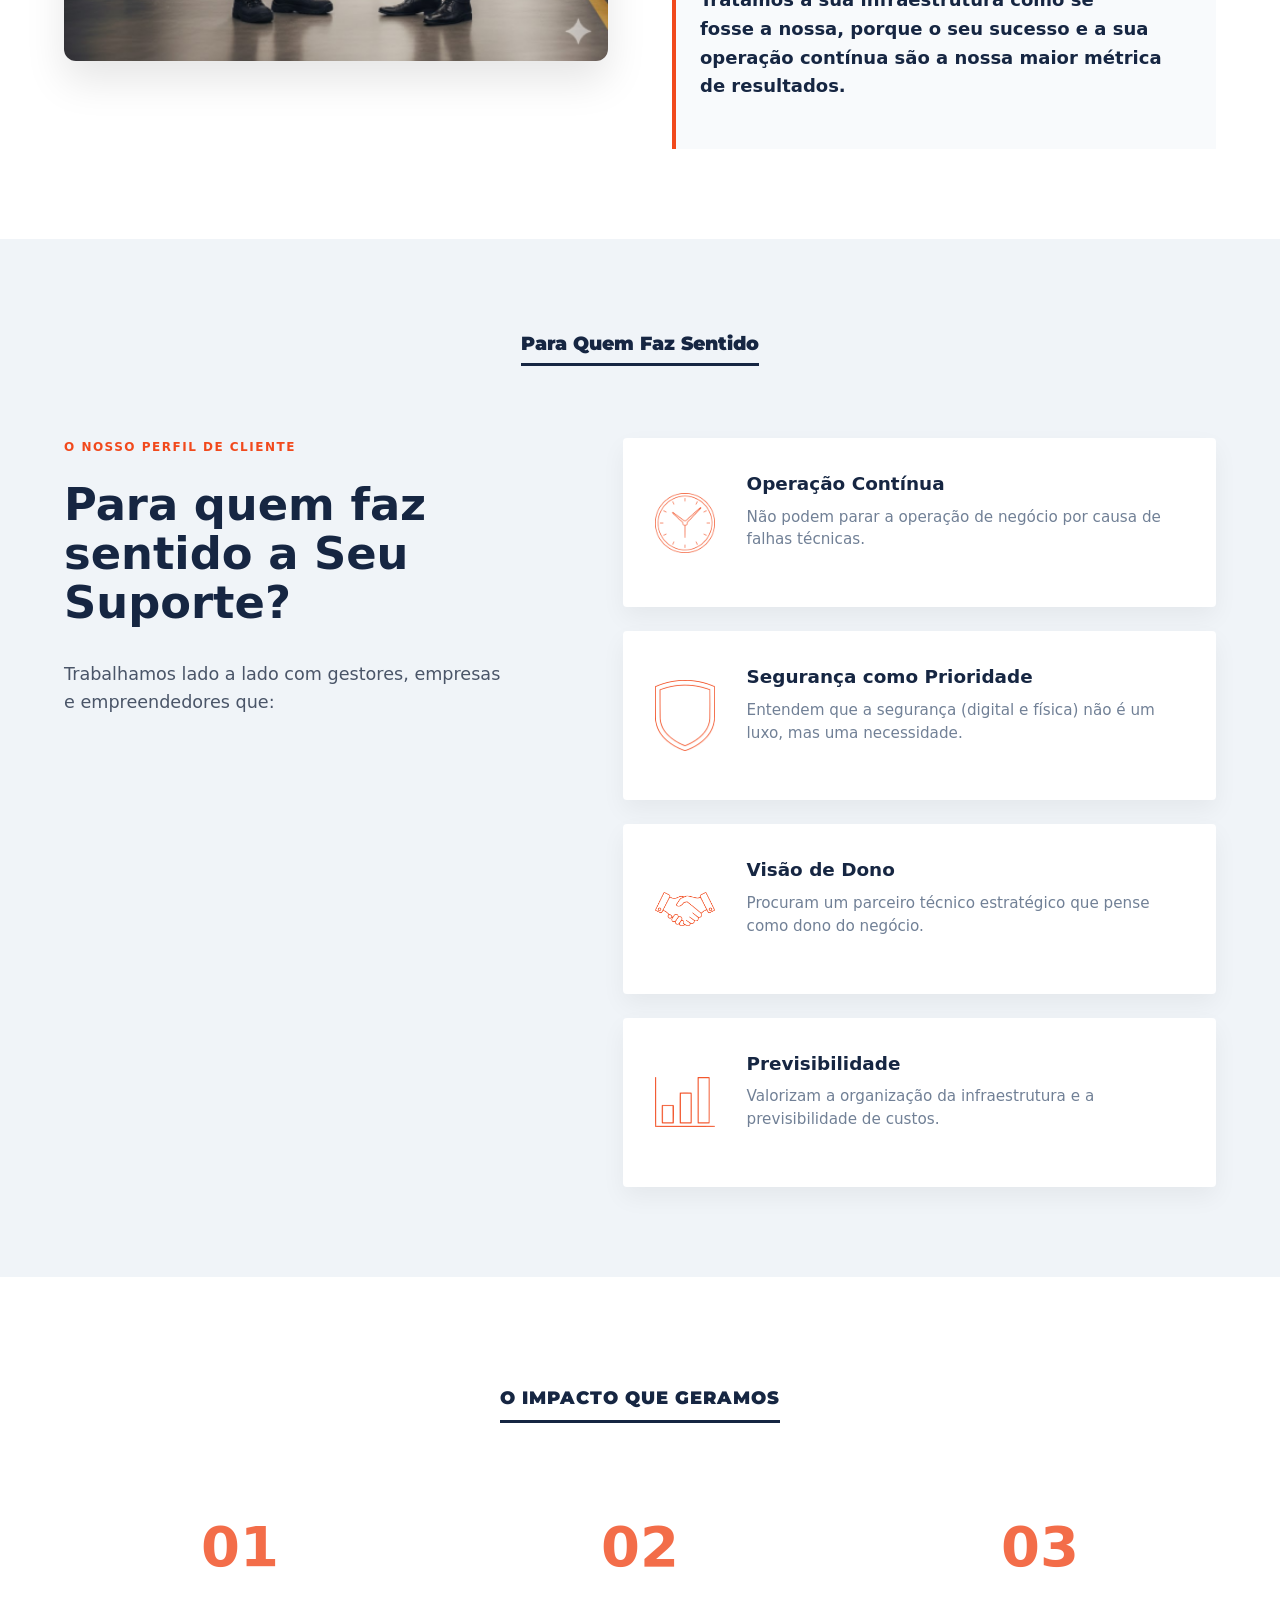
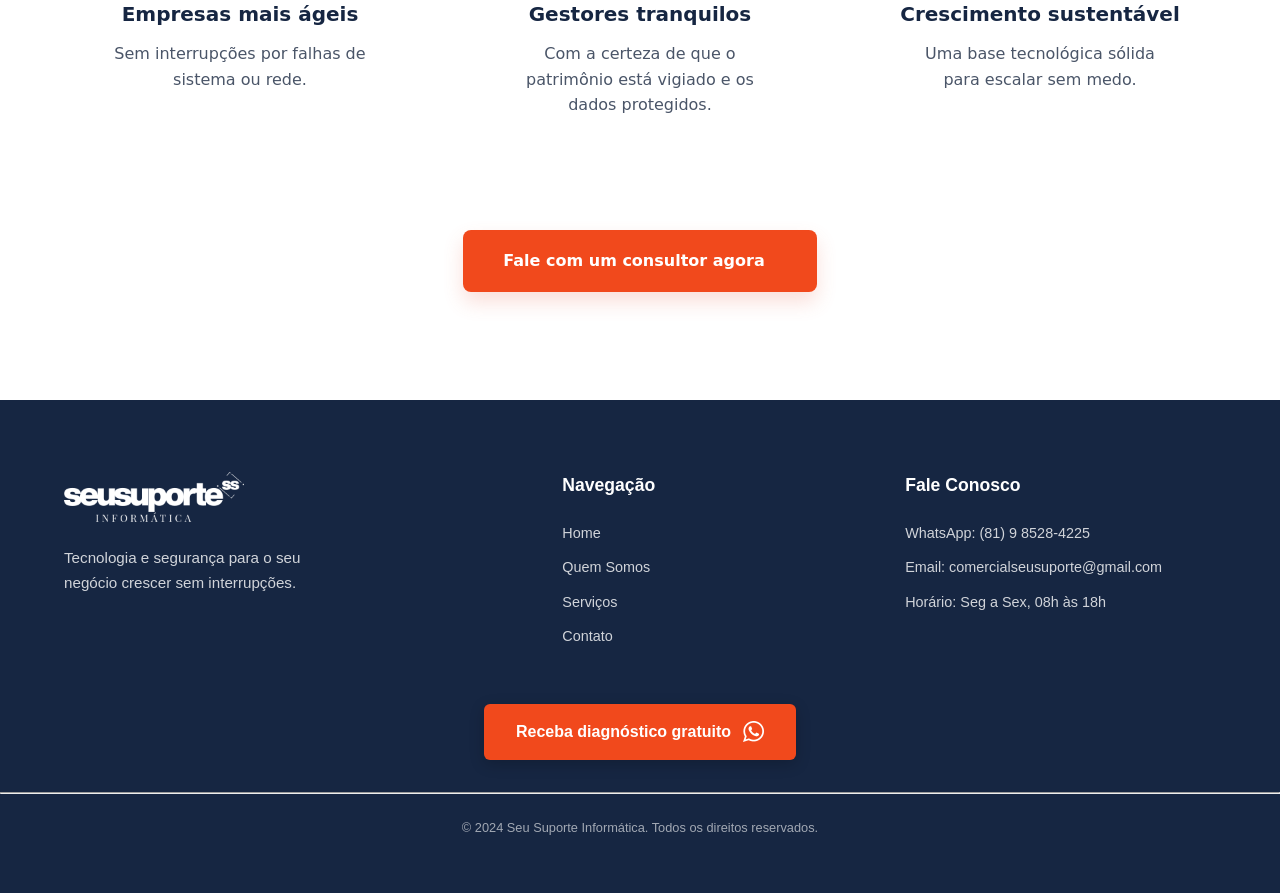
<file: quem-somos.html>
<!DOCTYPE html>
<html lang="pt-br">

<head>
  <meta charset="UTF-8">
  <meta name="viewport" content="width=device-width, initial-scale=1.0">
  <link rel="stylesheet" href="css/main.css">
  <title>Seu Suporte Informática</title>
</head>

<body>
  <div class="layout-wrapper">
    <header class="header">
      <div class="header__container">

        <div class="header__logo">
          <a href="#"><img src="assets/img/header-logo.png" alt="Logo"></a>
        </div>

        <button class="header__mobile-button" aria-label="abrir menu" aria-expanded="false" aria-controls="main-menu">
          <span class="header__icon">
          </span>
        </button>
        <nav class="header__nav" id="main-menu">
          <ul class="header__list">

            <li class="header__item">
              <a href="index.html" class="header__link o-btn c-btn--primary c-btn">Home</a>
            </li>
            <li class="header__item ">
              <a href="quem-somos.html" class="header__link o-btn c-btn--primary c-btn">Quem Somos</a>
            </li>
            <li class="header__item ">
              <a href="servicos.html" class="header__link o-btn c-btn--primary c-btn">Serviços
              </a>
            </li>
            <li class="header__item ">
              <a href="contatos.html" class="header__link o-btn c-btn--primary c-btn">Contatos</a>
            </li>
          </ul>
        </nav>
      </div>
    </header>
    <main class="main-quem-somos">
      <!-- redes social -->
      <div class="contatos-fixos">
        <a href="https://wa.me/5581985284225" class="btn-fixo whatsapp" target="_blank">
          <i class="fab fa-whatsapp"><img src="assets/icons/whatsapp_cta_button.png" alt=""></i>
          <a href="https://instagram.com/seusuporte.assist?igsh=N2VpMXFhcmU1Njlj" class="btn-fixo instagram" target="_blank">
            <i class="fab fa-instagram"><img src="assets/icons/instagran-icon.png" alt=""></i>
          </a>
      </div>
      <section class="historia-valores" aria-labelledby="historia-titulo">
        <div class="historia-valores__container">

          <!-- Elementos Decorativos (Circuitos de fundo) -->
          <div class="historia-valores__bg-pattern" aria-hidden="true"></div>

          <header class="historia-valores__header">
            <span class="historia-valores__tagline">A Nossa História e Valores</span>

            <h2 id="historia-titulo" class="historia-valores__titulo">
              O alicerce tecnológico para empresas que não podem parar.
            </h2>
          </header>

        </div>
      </section>

      <section class="essencia" aria-labelledby="essencia-titulo">
        <div class="essencia__container">

          <!-- Título da Seção (Topo) -->
          <header class="essencia__header">
            <h2 id="essencia-titulo" class="essencia__secao-titulo">
              A Nossa Essência
              <!-- <img src="assets/icons/simbolo-para-titulos.png" alt="" class="essencia-titulo__icon"> -->
            </h2>
          </header>

          <div class="essencia__content">

            <!-- Coluna da Esquerda: Imagem -->
            <figure class="essencia__visual">
              <img src="assets/img/essencia.png"
                alt="Dois profissionais apertando as mãos em um ambiente industrial tecnológico"
                class="essencia__image">
            </figure>

            <!-- Coluna da Direita: Textos -->
            <article class="essencia__texto-bloco">
              <h3 class="essencia__principal-titulo">
                Muito mais do que suporte técnico. O seu parceiro de negócios
              </h3>

              <div class="essencia__descricao">
                <p>
                  A <strong>Seu Suporte Informática</strong> nasceu com um propósito claro: acabar com a instabilidade
                  que trava o crescimento das empresas. Sabemos que no mundo dos negócios, um computador parado ou uma
                  rede vulnerável custa tempo, dinheiro e paz de espírito.
                </p>
                <p>
                  Não somos apenas "apagadores de incêndios". Trabalhamos de forma consultiva e preventiva. Antes de
                  executarmos qualquer serviço, fazemos questão de entender o seu problema a fundo.
                </p>
              </div>

              <!-- Frase de Destaque (Diferencial) -->
              <blockquote class="essencia__destaque">
                <p>
                  Tratamos a sua infraestrutura como se fosse a nossa, porque o seu sucesso e a sua operação contínua
                  são a nossa maior métrica de resultados.
                </p>
              </blockquote>
            </article>

          </div>
        </div>
      </section>

      <section class="perfil-cliente" aria-labelledby="perfil-titulo-secao">
        <div class="perfil-cliente__container">

          <!-- Header Superior -->
          <header class="perfil-cliente__header">
            <h2 id="perfil-titulo-secao" class="perfil-cliente__secao-tag">
              Para Quem Faz Sentido
            </h2>
          </header>

          <div class="perfil-cliente__content">

            <!-- Lado Esquerdo: Texto Introdutório -->
            <article class="perfil-cliente__intro">
              <span class="perfil-cliente__tagline">O Nosso Perfil de Cliente</span>

              <h3 class="perfil-cliente__titulo-principal">
                Para quem faz sentido a Seu Suporte?
              </h3>

              <p class="perfil-cliente__descricao">
                Trabalhamos lado a lado com gestores, empresas e empreendedores que:
              </p>
            </article>

            <!-- Lado Direito: Lista de Cards -->
            <ul class="perfil-cliente__lista-cards" role="list">

              <!-- Card 1 -->
              <li class="perfil-cliente__card">
                <figure class="perfil-cliente__icon-wrapper" aria-hidden="true">
                  <img src="assets/icons/operacao-icon.png" alt="" class="perfil-cliente__icon">
                </figure>
                <div class="perfil-cliente__card-info">
                  <h4 class="perfil-cliente__card-titulo">Operação Contínua</h4>
                  <p class="perfil-cliente__card-texto">
                    Não podem parar a operação de negócio por causa de falhas técnicas.
                  </p>
                </div>
              </li>

              <!-- Card 2 -->
              <li class="perfil-cliente__card">
                <figure class="perfil-cliente__icon-wrapper" aria-hidden="true">
                  <img src="assets/icons/escudo-icon.png" alt="" class="perfil-cliente__icon">
                </figure>
                <div class="perfil-cliente__card-info">
                  <h4 class="perfil-cliente__card-titulo">Segurança como Prioridade</h4>
                  <p class="perfil-cliente__card-texto">
                    Entendem que a segurança (digital e física) não é um luxo, mas uma necessidade.
                  </p>
                </div>
              </li>

              <!-- Card 3 -->
              <li class="perfil-cliente__card">
                <figure class="perfil-cliente__icon-wrapper" aria-hidden="true">
                  <img src="assets/icons/aperto-icon.png" alt="" class="perfil-cliente__icon">
                </figure>
                <div class="perfil-cliente__card-info">
                  <h4 class="perfil-cliente__card-titulo">Visão de Dono</h4>
                  <p class="perfil-cliente__card-texto">
                    Procuram um parceiro técnico estratégico que pense como dono do negócio.
                  </p>
                </div>
              </li>

              <!-- Card 4 -->
              <li class="perfil-cliente__card">
                <figure class="perfil-cliente__icon-wrapper" aria-hidden="true">
                  <img src="assets/icons/grafico2-icon.png" alt="" class="perfil-cliente__icon">
                </figure>
                <div class="perfil-cliente__card-info">
                  <h4 class="perfil-cliente__card-titulo">Previsibilidade</h4>
                  <p class="perfil-cliente__card-texto">
                    Valorizam a organização da infraestrutura e a previsibilidade de custos.
                  </p>
                </div>
              </li>

            </ul>

          </div>
        </div>
      </section>

      <section class="impacto" aria-labelledby="impacto-titulo">
        <div class="impacto__container">

          <!-- Cabeçalho da Seção -->
          <header class="impacto__header">
            <h2 id="impacto-titulo" class="impacto__secao-titulo">
              O Impacto que Geramos
            </h2>
          </header>

          <!-- Lista de Benefícios -->
          <ul class="impacto__lista" role="list">

            <!-- Item 01 -->
            <li class="impacto__item">
              <span class="impacto__numero" aria-hidden="true">01</span>
              <div class="impacto__texto-wrapper">
                <h3 class="impacto__item-titulo">Empresas mais ágeis</h3>
                <p class="impacto__item-descricao">
                  Sem interrupções por falhas de sistema ou rede.
                </p>
              </div>
            </li>

            <!-- Item 02 -->
            <li class="impacto__item">
              <span class="impacto__numero" aria-hidden="true">02</span>
              <div class="impacto__texto-wrapper">
                <h3 class="impacto__item-titulo">Gestores tranquilos</h3>
                <p class="impacto__item-descricao">
                  Com a certeza de que o patrimônio está vigiado e os dados protegidos.
                </p>
              </div>
            </li>

            <!-- Item 03 -->
            <li class="impacto__item">
              <span class="impacto__numero" aria-hidden="true">03</span>
              <div class="impacto__texto-wrapper">
                <h3 class="impacto__item-titulo">Crescimento sustentável</h3>
                <p class="impacto__item-descricao">
                  Uma base tecnológica sólida para escalar sem medo.
                </p>
              </div>
            </li>

          </ul>

          <!-- Chamada para Ação (CTA) -->
          <div class="impacto__cta">
            <a href="https://wa.me/5581985284225?
            text=Ola%20%0A%0AGostaria%20de%20fazer%20um%20consulta.
            " class="impacto__btn" target="_blank" rel="noopener noreferrer">
              Fale com um consultor agora
              <i class="fab fa-whatsapp" aria-hidden="true"></i>
            </a>
          </div>

        </div>
      </section>


    </main>
    <footer class="footer">
      <div class="footer__container">

        <!-- Seção Principal de Conteúdo -->
        <div class="footer__content">

          <!-- Coluna 1: Logo e Slogan -->
          <div class="footer__brand">
            <img src="assets/icons/logo-branca.png" alt="Seusuporte Assistência Técnica" class="footer__logo">
            <p class="footer__slogan">
              Tecnologia e segurança para o seu negócio crescer sem interrupções.
            </p>
          </div>

          <!-- Coluna 2: Navegação -->
          <nav class="footer__nav" aria-label="Navegação secundária do rodapé">
            <h3 class="footer__title">Navegação</h3>
            <ul class="footer__list">
              <li class="footer__item"><a href="#home" class="footer__link">Home</a></li>
              <li class="footer__item"><a href="#quem-somos" class="footer__link">Quem Somos</a></li>
              <li class="footer__item"><a href="#servicos" class="footer__link">Serviços</a></li>
              <li class="footer__item"><a href="#contato" class="footer__link">Contato</a></li>
            </ul>
          </nav>

          <!-- Coluna 3: Contato -->
          <section class="footer__contact" aria-labelledby="footer-contact-title">
            <h3 id="footer-contact-title" class="footer__title">Fale Conosco</h3>
            <ul class="footer__list">
              <li class="footer__item">WhatsApp: (81) 9 8528-4225</li>
              <li class="footer__item">Email: comercialseusuporte@gmail.com</li>
              <li class="footer__item">Horário: Seg a Sex, 08h às 18h</li>
            </ul>
          </section>

        </div>

        <!-- CTA: Botão de Diagnóstico -->
        <div class="footer__cta">
           <a href="https://wa.me/5581985284225?text=Olá!%20Gostaria%20de%20solicitar%20um%20orçamento%20para%20Receba%20diagnóstico%20gratuito.%20Poderia%20indicar-me%20quais%20os%20dados%20necessários%20para%20avançarmos?%20Obrigado!"
                     class="footer__btn" target="_blank" rel="noopener noreferrer">
                        Receba diagnóstico gratuito
                        <img src="assets/icons/whatsapp_cta_button.png" class="fab fa-whatsapp" aria-hidden="true">
                    </a>
                </div>
        </div>

        <!-- Linha Divisória e Copyright -->
        <div class="footer__bottom">
          <hr class="footer__divider" aria-hidden="true">
          <p class="footer__copy">
            &copy; 2024 Seu Suporte Informática. Todos os direitos reservados.
          </p>
        </div>

      </div>
    </footer>
  </div>





  <script type="module" src="js/main.js"></script>
</body>

</html>
</file>
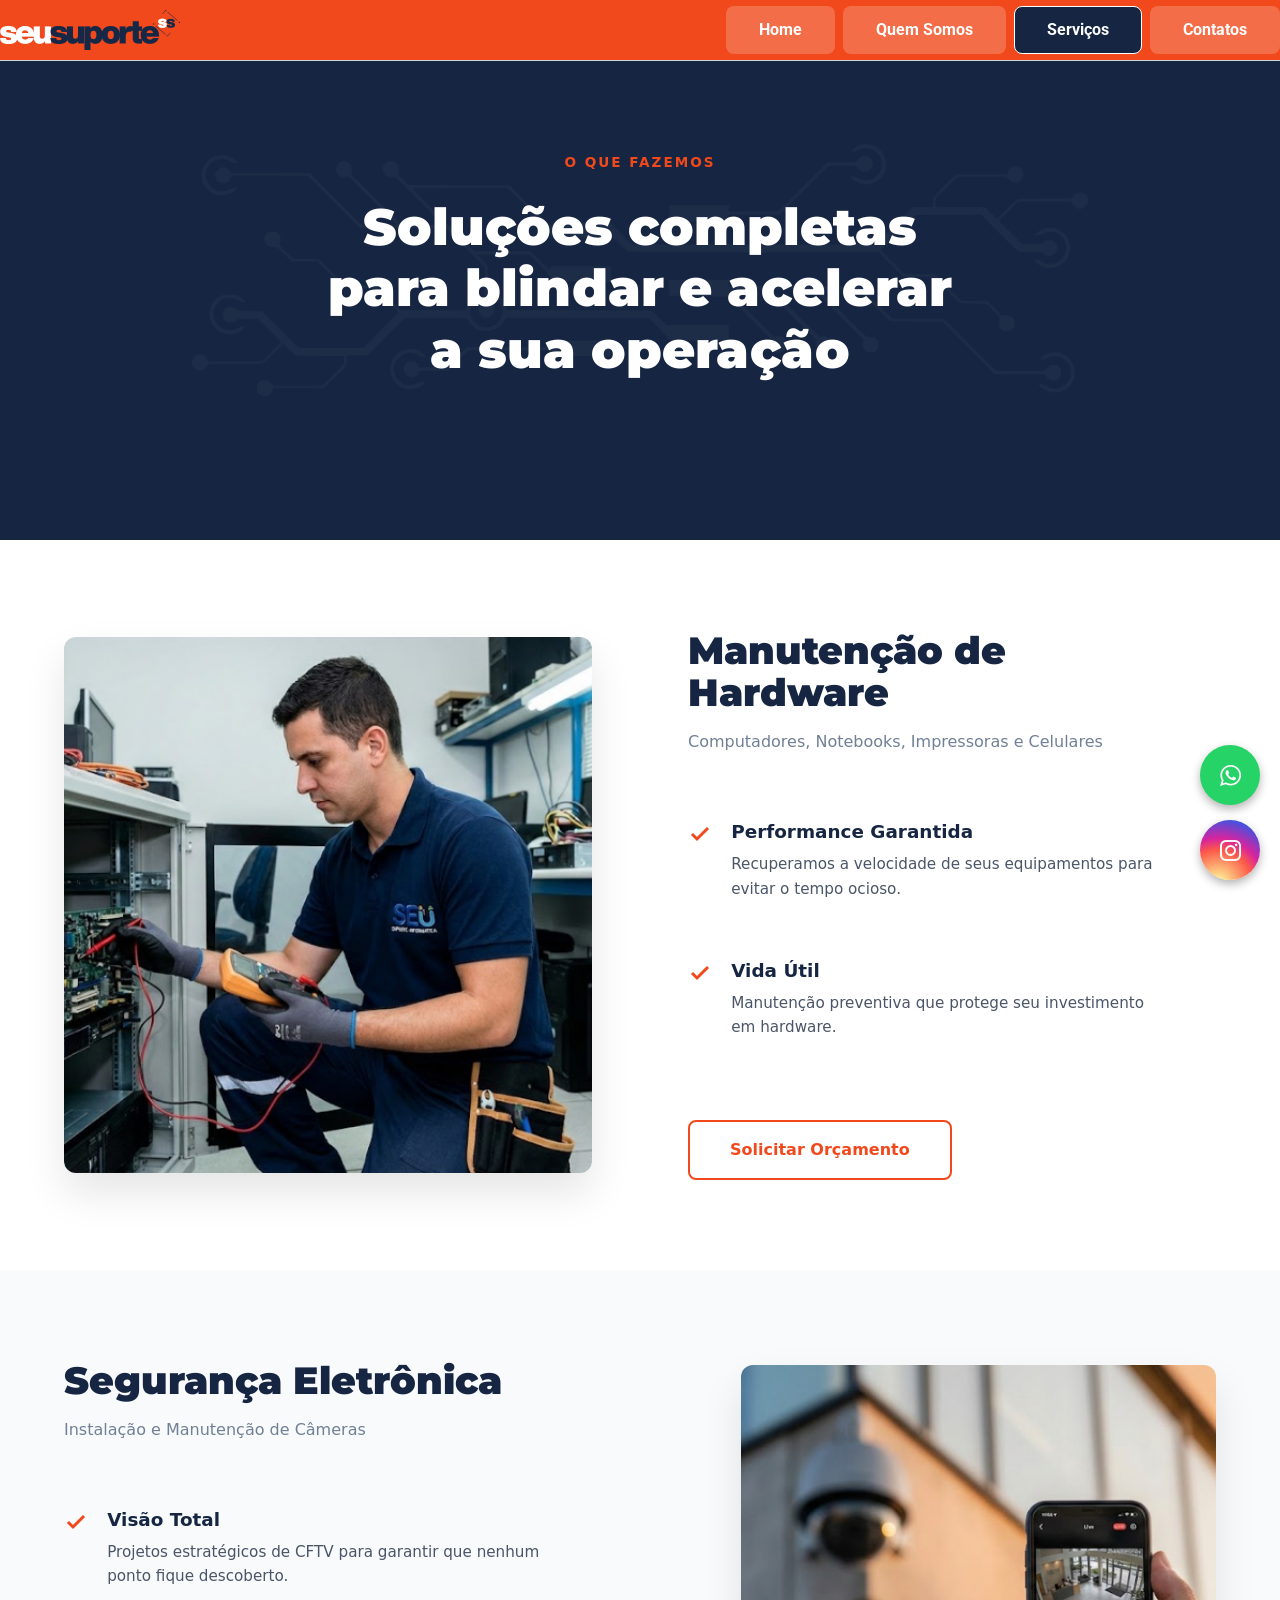
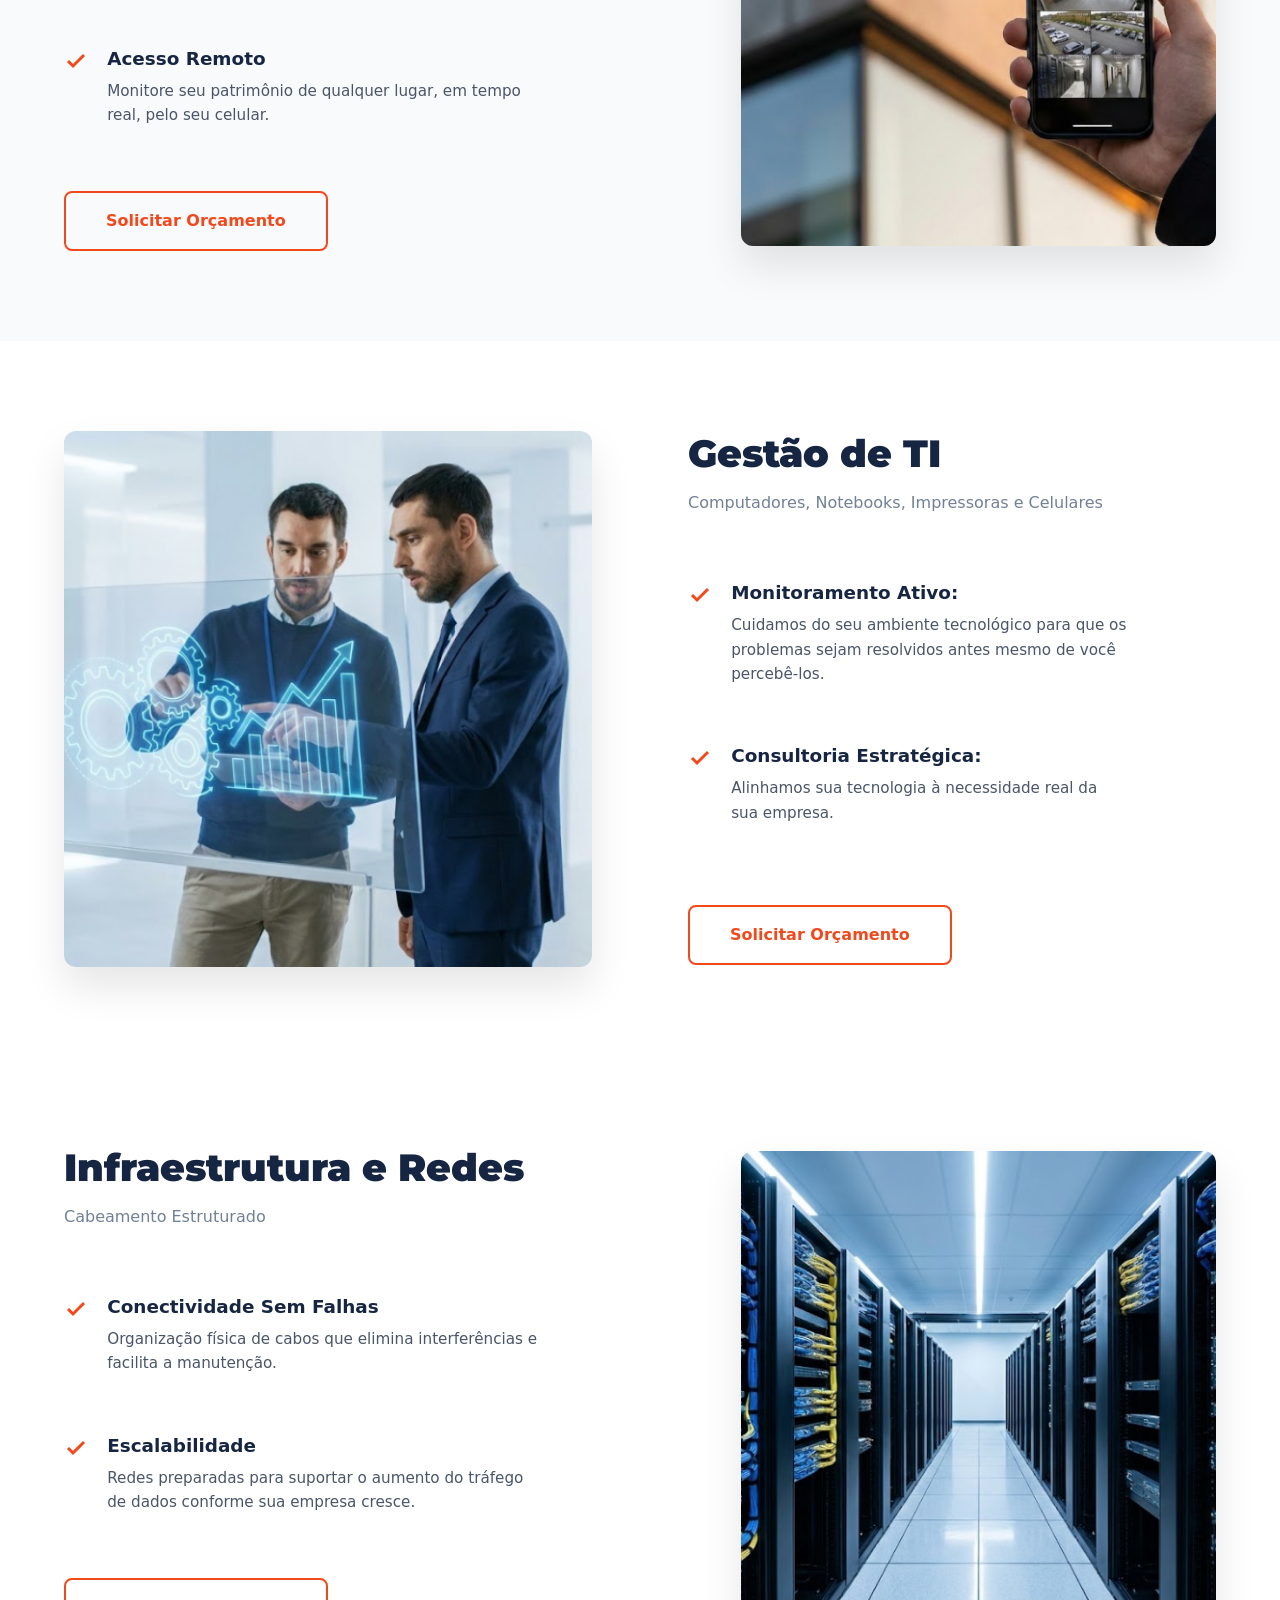
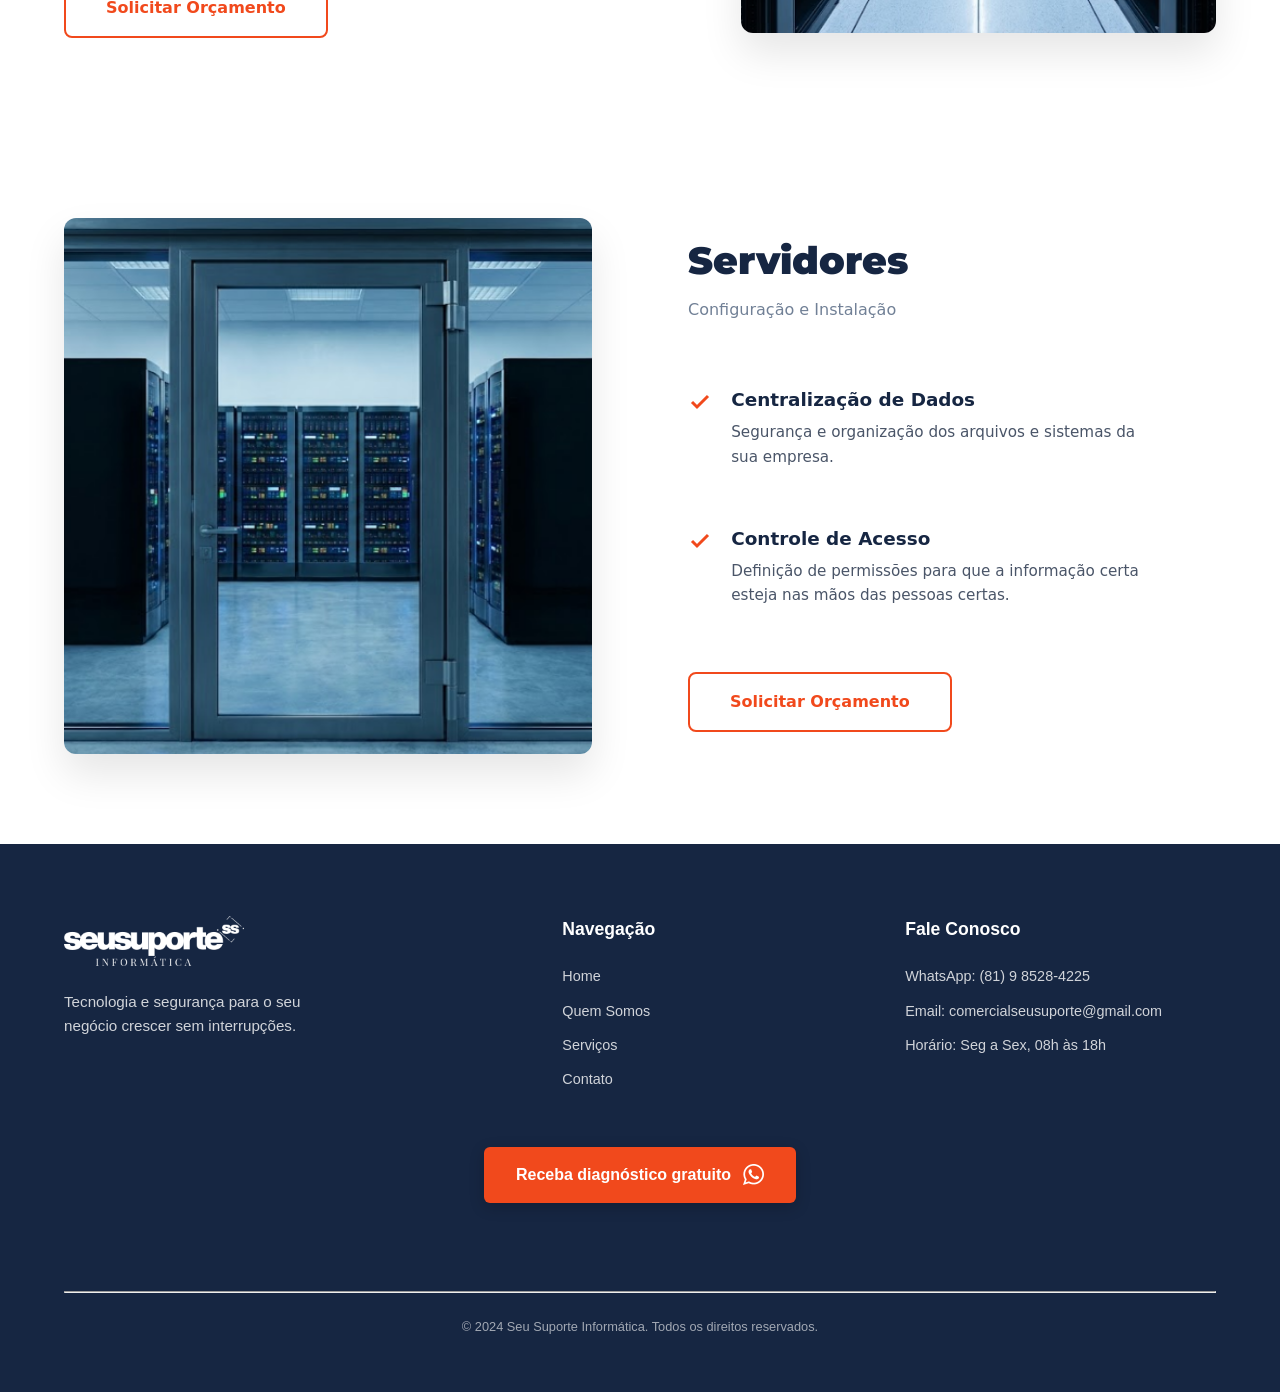
<file: servicos.html>
<!DOCTYPE html>
<html lang="pt-br">

<head>
  <meta charset="UTF-8">
  <meta name="viewport" content="width=device-width, initial-scale=1.0">
  <link rel="stylesheet" href="css/main.css">
  <title>Seu Suporte Informática</title>
</head>

<body>
  <div class="layout-wrapper">
    <header class="header">
      <div class="header__container">

        <div class="header__logo">
          <a href="#"><img src="assets/img/header-logo.png" alt="Logo"></a>
        </div>

        <button class="header__mobile-button" aria-label="abrir menu" aria-expanded="false" aria-controls="main-menu">
          <span class="header__icon">
          </span>
        </button>
        <nav class="header__nav" id="main-menu">
          <ul class="header__list">

            <li class="header__item">
              <a href="index.html" class="header__link o-btn c-btn--primary c-btn">Home</a>
            </li>
            <li class="header__item ">
              <a href="quem-somos.html" class="header__link o-btn c-btn--primary c-btn">Quem Somos</a>
            </li>
            <li class="header__item ">
              <a href="servicos.html" class="header__link o-btn c-btn--primary c-btn">Serviços
              </a>
            </li>
            <li class="header__item ">
              <a href="contatos.html" class="header__link o-btn c-btn--primary c-btn">Contatos</a>
            </li>
          </ul>
        </nav>
      </div>
    </header>
    <main class="main-servicos">


    <!-- redes social -->
            <div class="contatos-fixos">
                <a href="https://wa.me/5581985284225" class="btn-fixo whatsapp" target="_blank">
                    <i class="fab fa-whatsapp"><img src="assets/icons/whatsapp_cta_button.png" alt=""></i>
                    <a href="https://instagram.com/seusuporte.assist?igsh=N2VpMXFhcmU1Njlj" class="btn-fixo instagram" target="_blank">
                        <i class="fab fa-instagram"><img src="assets/icons/instagran-icon.png" alt=""></i>
                    </a>
            </div>


      <section class="solucoes-blindagem" aria-labelledby="blindagem-titulo">
        <div class="solucoes-blindagem__container">

          <!-- Elemento Decorativo (Circuitos de fundo) -->
          <div class="solucoes-blindagem__pattern" aria-hidden="true"></div>

          <header class="solucoes-blindagem__content">
            <span class="solucoes-blindagem__tagline">O Que Fazemos</span>

            <h2 id="blindagem-titulo" class="solucoes-blindagem__titulo">
              Soluções completas para blindar e acelerar a sua operação
            </h2>
          </header>

        </div>
      </section>

      <section class="manutencao" aria-labelledby="manutencao-titulo">
        <div class="manutencao__container">

          <!-- Coluna da Esquerda: Imagem -->
          <div class="manutencao__visual">
            <img src="assets/img/manutencao-servicos.png"
              alt="Técnico da Seu Suporte realizando manutenção em servidor com multímetro" class="manutencao__image">
          </div>

          <!-- Coluna da Direita: Conteúdo -->
          <div class="manutencao__content">
            <header class="manutencao__header">
              <h2 id="manutencao-titulo" class="manutencao__titulo">Manutenção de Hardware</h2>
              <p class="manutencao__subtitulo">Computadores, Notebooks, Impressoras e Celulares</p>
            </header>

            <ul class="manutencao__lista" role="list">
              <!-- Benefício 1 -->
              <li class="manutencao__item">
                <div class="manutencao__icon-box" aria-hidden="true">
                  <svg class="manutencao__check" viewBox="0 0 24 24" fill="none" stroke="currentColor" stroke-width="3">
                    <polyline points="20 6 9 17 4 12"></polyline>
                  </svg>
                </div>
                <div class="manutencao__item-texto">
                  <h3 class="manutencao__item-titulo">Performance Garantida</h3>
                  <p class="manutencao__item-descricao">Recuperamos a velocidade de seus equipamentos para evitar o
                    tempo ocioso.</p>
                </div>
              </li>

              <!-- Benefício 2 -->
              <li class="manutencao__item">
                <div class="manutencao__icon-box" aria-hidden="true">
                  <svg class="manutencao__check" viewBox="0 0 24 24" fill="none" stroke="currentColor" stroke-width="3">
                    <polyline points="20 6 9 17 4 12"></polyline>
                  </svg>
                </div>
                <div class="manutencao__item-texto">
                  <h3 class="manutencao__item-titulo">Vida Útil</h3>
                  <p class="manutencao__item-descricao">Manutenção preventiva que protege seu investimento em hardware.
                  </p>
                </div>
              </li>
            </ul>

            <div class="manutencao__actions">
              <a href="https://wa.me/5581985284225?text=Olá!%20Gostaria%20de%20solicitar%20um%20orçamento%20para%20manutenção%20de%20hardware.%20Poderia%20indicar-me%20quais%20os%20dados%20necessários%20para%20avançarmos?%20Obrigado!"
                target="_blank" class="c-btn--primary--link manutencao__btn">
                Solicitar Orçamento </a>
              <!-- <a href="#contato" class="manutencao__btn">Solicitar Orçamento</a> -->
            </div>
          </div>

        </div>
      </section>

      <section class="seguranca" aria-labelledby="seguranca-titulo">
        <div class="seguranca__container">

          <!-- Coluna da Esquerda: Conteúdo -->
          <div class="seguranca__content">
            <header class="seguranca__header">
              <h2 id="seguranca-titulo" class="seguranca__titulo">Segurança Eletrônica</h2>
              <p class="seguranca__subtitulo">Instalação e Manutenção de Câmeras</p>
            </header>

            <ul class="seguranca__lista" role="list">
              <!-- Item 1 -->
              <li class="seguranca__item">
                <div class="seguranca__icon-box" aria-hidden="true">
                  <svg class="seguranca__check" viewBox="0 0 24 24" fill="none" stroke="currentColor" stroke-width="3">
                    <polyline points="20 6 9 17 4 12"></polyline>
                  </svg>
                </div>
                <div class="seguranca__item-texto">
                  <h3 class="seguranca__item-titulo">Visão Total</h3>
                  <p class="seguranca__item-descricao">
                    Projetos estratégicos de CFTV para garantir que nenhum ponto fique descoberto.
                  </p>
                </div>
              </li>

              <!-- Item 2 -->
              <li class="seguranca__item">
                <div class="seguranca__icon-box" aria-hidden="true">
                  <svg class="seguranca__check" viewBox="0 0 24 24" fill="none" stroke="currentColor" stroke-width="3">
                    <polyline points="20 6 9 17 4 12"></polyline>
                  </svg>
                </div>
                <div class="seguranca__item-texto">
                  <h3 class="seguranca__item-titulo">Acesso Remoto</h3>
                  <p class="seguranca__item-descricao">
                    Monitore seu patrimônio de qualquer lugar, em tempo real, pelo seu celular.
                  </p>
                </div>
              </li>
            </ul>

            <div class="seguranca__actions">
              <a class="c-btn--primary--link seguranca__btn"
                href="https://wa.me/5581985284225?text=Olá!%20Gostaria%20de%20solicitar%20um%20orçamento%20para%20Segurança%20Eletrónica.%20Poderia%20indicar-me%20quais%20os%20dados%20necessários%20para%20avançarmos?%20Obrigado!"
                target="_blank">

                Solicitar Orçamento
              </a>
              <!-- <a href="#contato" class="seguranca__btn">Solicitar Orçamento</a> -->
            </div>
          </div>

          <!-- Coluna da Direita: Imagem -->
          <div class="seguranca__visual">
            <img src="assets/img/seguranca-servicos.png"
              alt="Pessoa segurando celular mostrando imagens de câmeras de segurança" class="seguranca__image">
          </div>

        </div>
      </section>

      <section class="gestao-ti" aria-labelledby="gestao-ti-titulo">
        <div class="gestao-ti__container">

          <!-- Coluna da Esquerda: Imagem Ilustrativa -->
          <div class="gestao-ti__visual">
            <img src="assets/img/gestao-servicos.png"
              alt="Dois profissionais analisando gráficos de crescimento em uma tela tecnológica transparente"
              class="gestao-ti__image">
          </div>

          <!-- Coluna da Direita: Conteúdo Textual -->
          <article class="gestao-ti__content">
            <header class="gestao-ti__header">
              <h2 id="gestao-ti-titulo" class="gestao-ti__titulo">Gestão de TI</h2>
              <p class="gestao-ti__subtitulo">Computadores, Notebooks, Impressoras e Celulares</p>
            </header>

            <!-- Lista de Serviços/Benefícios -->
            <ul class="gestao-ti__lista" role="list">

              <!-- Item 01 -->
              <li class="gestao-ti__item">
                <div class="gestao-ti__icon-box" aria-hidden="true">
                  <svg class="gestao-ti__check" viewBox="0 0 24 24" fill="none" stroke="currentColor" stroke-width="3">
                    <polyline points="20 6 9 17 4 12"></polyline>
                  </svg>
                </div>
                <div class="gestao-ti__item-texto">
                  <h3 class="gestao-ti__item-titulo">Monitoramento Ativo:</h3>
                  <p class="gestao-ti__item-descricao">
                    Cuidamos do seu ambiente tecnológico para que os problemas sejam resolvidos antes mesmo de você
                    percebê-los.
                  </p>
                </div>
              </li>

              <!-- Item 02 -->
              <li class="gestao-ti__item">
                <div class="gestao-ti__icon-box" aria-hidden="true">
                  <svg class="gestao-ti__check" viewBox="0 0 24 24" fill="none" stroke="currentColor" stroke-width="3">
                    <polyline points="20 6 9 17 4 12"></polyline>
                  </svg>
                </div>
                <div class="gestao-ti__item-texto">
                  <h3 class="gestao-ti__item-titulo">Consultoria Estratégica:</h3>
                  <p class="gestao-ti__item-descricao">
                    Alinhamos sua tecnologia à necessidade real da sua empresa.
                  </p>
                </div>
              </li>

            </ul>

            <!-- Botão de Ação -->
            <div class="gestao-ti__actions">
              <a class="c-btn--primary--link gestao-ti__btn"
                href="https://wa.me/5581985284225?text=Olá!%20Gostaria%20de%20solicitar%20um%20orçamento%20para%20Gestão%20de%20TI.%20Poderia%20indicar-me%20quais%20os%20dados%20necessários%20para%20avançarmos?%20Obrigado!"
                target="_blank">
                Solicitar Orçamento
              </a>
            </div>
          </article>

        </div>
      </section>

      <section class="infra-redes" aria-labelledby="infra-titulo">
        <div class="infra-redes__container">

          <!-- Coluna da Esquerda: Conteúdo -->
          <div class="infra-redes__content">
            <header class="infra-redes__header">
              <h2 id="infra-titulo" class="infra-redes__titulo">Infraestrutura e Redes</h2>
              <p class="infra-redes__subtitulo">Cabeamento Estruturado</p>
            </header>

            <ul class="infra-redes__lista" role="list">
              <!-- Item 01 -->
              <li class="infra-redes__item">
                <div class="infra-redes__icon-box" aria-hidden="true">
                  <svg class="infra-redes__check" viewBox="0 0 24 24" fill="none" stroke="currentColor"
                    stroke-width="3">
                    <polyline points="20 6 9 17 4 12"></polyline>
                  </svg>
                </div>
                <div class="infra-redes__item-texto">
                  <h3 class="infra-redes__item-titulo">Conectividade Sem Falhas</h3>
                  <p class="infra-redes__item-descricao">
                    Organização física de cabos que elimina interferências e facilita a manutenção.
                  </p>
                </div>
              </li>

              <!-- Item 02 -->
              <li class="infra-redes__item">
                <div class="infra-redes__icon-box" aria-hidden="true">
                  <svg class="infra-redes__check" viewBox="0 0 24 24" fill="none" stroke="currentColor"
                    stroke-width="3">
                    <polyline points="20 6 9 17 4 12"></polyline>
                  </svg>
                </div>
                <div class="infra-redes__item-texto">
                  <h3 class="infra-redes__item-titulo">Escalabilidade</h3>
                  <p class="infra-redes__item-descricao">
                    Redes preparadas para suportar o aumento do tráfego de dados conforme sua empresa cresce.
                  </p>
                </div>
              </li>
            </ul>

            <div class="infra-redes__actions">
              <a class="c-btn--primary--link infra-redes__btn" target="_blank"
                href="https://wa.me/5581985284225?text=Olá!%20Gostaria%20de%20solicitar%20um%20orçamento%20para%20Infraestrutura%20e%20Redes.%20Poderia%20indicar-me%20quais%20os%20dados%20necessários%20para%20avançarmos?%20Obrigado!">
                Solicitar Orçamento
              </a>
            </div>
          </div>

          <!-- Coluna da Direita: Imagem -->
          <div class="infra-redes__visual">
            <img src="assets/img/infraestrutura-servicos.png"
              alt="Corredor de um data center com servidores modernos e iluminação azul" class="infra-redes__image">
          </div>

        </div>
      </section>

      <section class="servidores" aria-labelledby="servidores-titulo">
        <div class="servidores__container">

          <!-- Coluna da Esquerda: Imagem -->
          <div class="servidores__visual">
            <img src="assets/img/servidores-servicos.png"
              alt="Visão de um data center moderno através de uma porta de vidro" class="servidores__image">
          </div>

          <!-- Coluna da Direita: Conteúdo -->
          <div class="servidores__content">
            <header class="servidores__header">
              <h2 id="servidores-titulo" class="servidores__titulo">Servidores</h2>
              <p class="servidores__subtitulo">Configuração e Instalação</p>
            </header>

            <ul class="servidores__lista" role="list">
              <!-- Item 01 -->
              <li class="servidores__item">
                <div class="servidores__icon-box" aria-hidden="true">
                  <svg class="servidores__check" viewBox="0 0 24 24" fill="none" stroke="currentColor" stroke-width="3">
                    <polyline points="20 6 9 17 4 12"></polyline>
                  </svg>
                </div>
                <div class="servidores__item-texto">
                  <h3 class="servidores__item-titulo">Centralização de Dados</h3>
                  <p class="servidores__item-descricao">
                    Segurança e organização dos arquivos e sistemas da sua empresa.
                  </p>
                </div>
              </li>

              <!-- Item 02 -->
              <li class="servidores__item">
                <div class="servidores__icon-box" aria-hidden="true">
                  <svg class="servidores__check" viewBox="0 0 24 24" fill="none" stroke="currentColor" stroke-width="3">
                    <polyline points="20 6 9 17 4 12"></polyline>
                  </svg>
                </div>
                <div class="servidores__item-texto">
                  <h3 class="servidores__item-titulo">Controle de Acesso</h3>
                  <p class="servidores__item-descricao">
                    Definição de permissões para que a informação certa esteja nas mãos das pessoas certas.
                  </p>
                </div>
              </li>
            </ul>

            <div class="servidores__actions">

              <a href="https://wa.me/5581985284225?
              text=Ola%20solicitação%20%0A%0AOlá!%20Gostaria%20de%20solicitar%20um%20orçamento%20para%20instalação%20e%20configuração%20de%20servidores.%20Poderia%20indicar-me%20quais%20os%20dados%20necessários%20para%20avançarmos?%20Obrigado!"
                class="servidores__btn" target="_blank">Solicitar Orçamento</a>
            </div>
          </div>

        </div>
      </section>


    </main>
    <footer class="footer">
      <div class="footer__container">

        <!-- Seção Principal de Conteúdo -->
        <div class="footer__content">

          <!-- Coluna 1: Logo e Slogan -->
          <div class="footer__brand">
            <img src="assets/icons/logo-branca.png" alt="Seusuporte Assistência Técnica" class="footer__logo">
            <p class="footer__slogan">
              Tecnologia e segurança para o seu negócio crescer sem interrupções.
            </p>
          </div>

          <!-- Coluna 2: Navegação -->
          <nav class="footer__nav" aria-label="Navegação secundária do rodapé">
            <h3 class="footer__title">Navegação</h3>
            <ul class="footer__list">
              <li class="footer__item"><a href="#home" class="footer__link">Home</a></li>
              <li class="footer__item"><a href="#quem-somos" class="footer__link">Quem Somos</a></li>
              <li class="footer__item"><a href="#servicos" class="footer__link">Serviços</a></li>
              <li class="footer__item"><a href="#contato" class="footer__link">Contato</a></li>
            </ul>
          </nav>

          <!-- Coluna 3: Contato -->
          <section class="footer__contact" aria-labelledby="footer-contact-title">
            <h3 id="footer-contact-title" class="footer__title">Fale Conosco</h3>
            <ul class="footer__list">
              <li class="footer__item">WhatsApp: (81) 9 8528-4225</li>
              <li class="footer__item">Email: comercialseusuporte@gmail.com</li>
              <li class="footer__item">Horário: Seg a Sex, 08h às 18h</li>
            </ul>
          </section>

        </div>

        <!-- CTA: Botão de Diagnóstico -->
        <div class="footer__cta">
          <a href="https://wa.me/5581985284225?text=Olá!%20Gostaria%20de%20solicitar%20um%20orçamento%20para%20Receba%20diagnóstico%20gratuito.%20Poderia%20indicar-me%20quais%20os%20dados%20necessários%20para%20avançarmos?%20Obrigado!"
            class="footer__btn" target="_blank" rel="noopener noreferrer">
            Receba diagnóstico gratuito
            <img src="assets/icons/whatsapp_cta_button.png" class="fab fa-whatsapp" aria-hidden="true">
          </a>
        </div>

        <!-- Linha Divisória e Copyright -->
        <div class="footer__bottom">
          <hr class="footer__divider" aria-hidden="true">
          <p class="footer__copy">
            &copy; 2024 Seu Suporte Informática. Todos os direitos reservados.
          </p>
        </div>

      </div>
    </footer>
  </div>





  <script type="module" src="js/main.js"></script>
</body>

</html>
</file>
<file: css/main.css>
@import url(reset.css);
@import url(variables.css);
@import url(base.css);
@import url(/css/layout/l-container.css);
@import url(/css/layout/l-wrapper.css);
@import url(/css/layout/l-main.css);
@import url(/css/layout/l-hero.css);
@import url(/css/objects/o-buttons.css);
@import url(/css/components/c-header.css);
@import url(/css/components/c-hero.css);
@import url(/css/components/c-btn.css);
@import url(/css/components/c-quem-somos.css);
@import url(/css/components/c-problemas-que-resolvemos.css);
@import url(/css/components/c-como-ajudar.css);
@import url(/css/components/c-como-pensamos.css);

@import url(/css/components/c-histora-valores.css);
@import url(/css/components/c-essencia.css);
@import url(/css/components/c-para-quem-faz-sentido.css);
@import url(/css/components/c-impacto-que-geramos.css);

@import url(/css/components/c-hero-servicos.css);
@import url(/css/components/c-manutencao.css);
@import url(/css/components/c-seguranca.css);
@import url(/css/components/c-gestao.css);
@import url(/css/components/c-infra.css);
@import url(/css/components/c-servidores.css);

@import url(/css/components/c-contatos-hero-card.css);


@import url(/css/components/c-footer.css);
</file>
